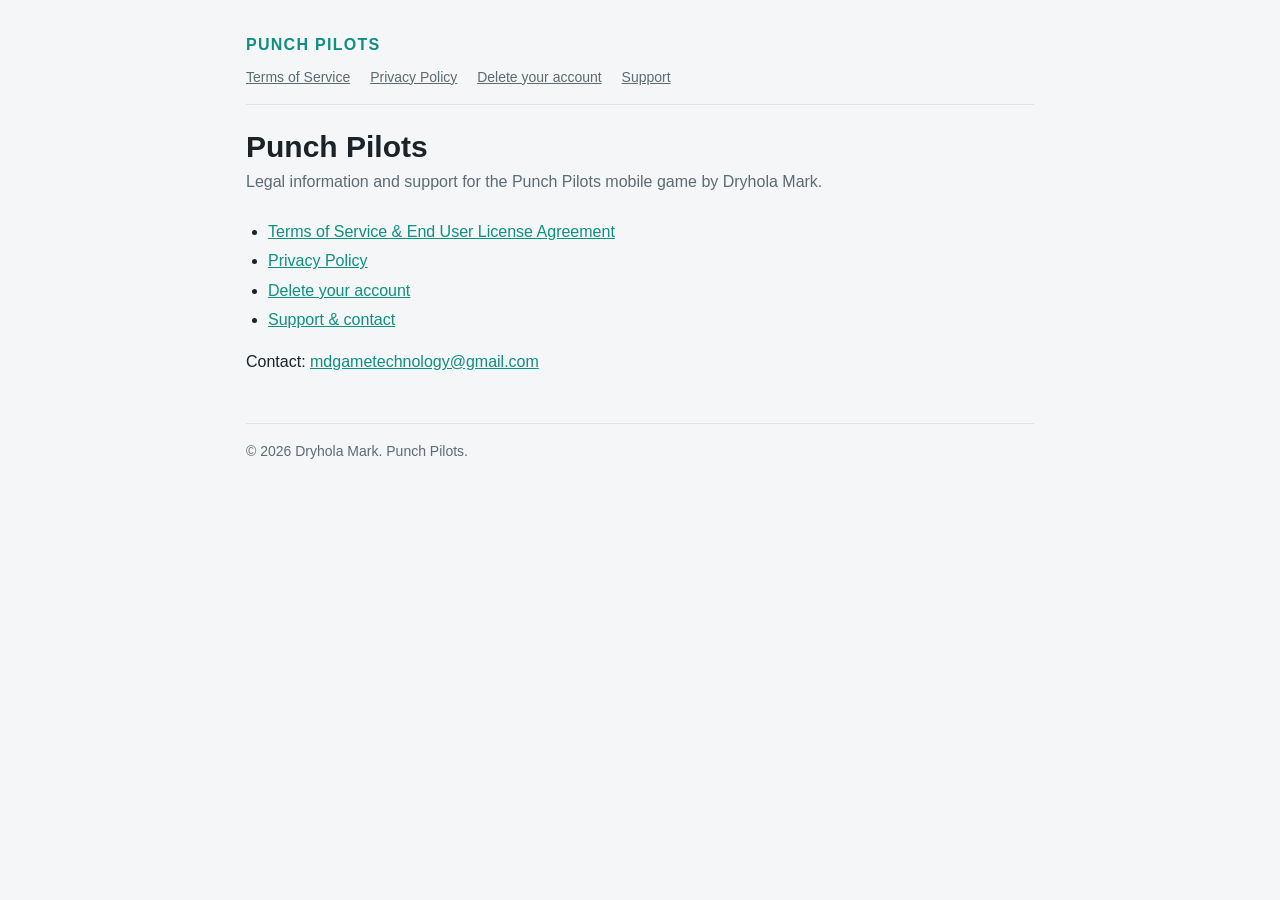
<file: index.html>
<!doctype html>
<html lang="en">
<head>
<meta charset="utf-8">
<meta name="viewport" content="width=device-width, initial-scale=1">
<title>Punch Pilots — Legal & Support</title>
<link rel="stylesheet" href="style.css">
</head>
<body>
<main>
<header class="top">
  <a class="brand" href="index.html">Punch Pilots</a>
  <nav class="links">
    <a href="terms.html">Terms of Service</a>
    <a href="privacy.html">Privacy Policy</a>
    <a href="delete-account.html">Delete your account</a>
    <a href="support.html">Support</a>
  </nav>
</header>

<h1>Punch Pilots</h1>
<p class="updated">Legal information and support for the Punch Pilots mobile game by Dryhola Mark.</p>
<ul>
  <li><a href="terms.html">Terms of Service &amp; End User License Agreement</a></li>
  <li><a href="privacy.html">Privacy Policy</a></li>
  <li><a href="delete-account.html">Delete your account</a></li>
  <li><a href="support.html">Support &amp; contact</a></li>
</ul>
<p>Contact: <a href="mailto:mdgametechnology@gmail.com">mdgametechnology@gmail.com</a></p>

<footer>© 2026 Dryhola Mark. Punch Pilots.</footer>
</main>
</body>
</html>
</file>
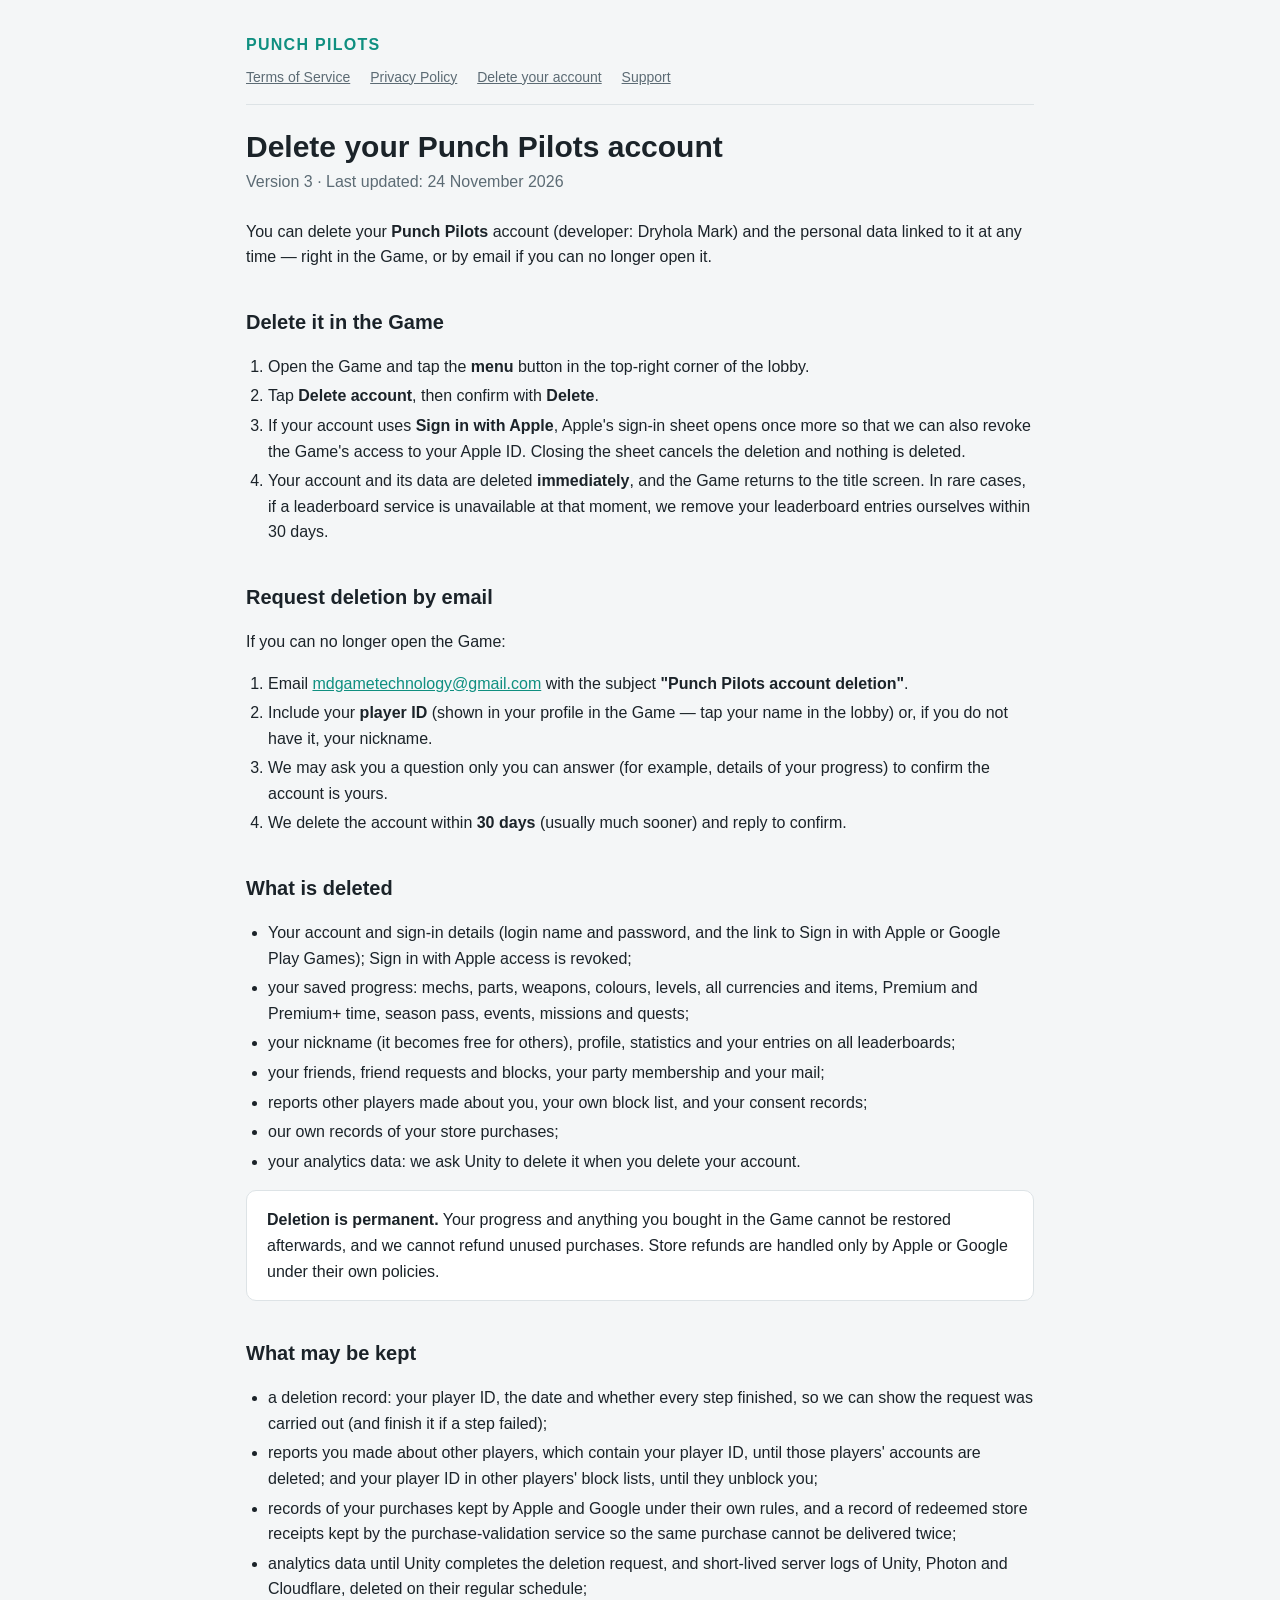
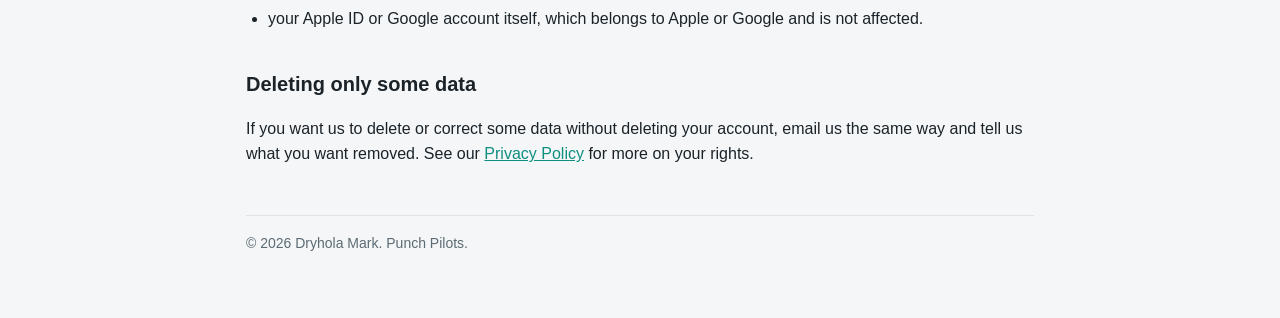
<file: delete-account.html>
<!doctype html>
<html lang="en">
<head>
<meta charset="utf-8">
<meta name="viewport" content="width=device-width, initial-scale=1">
<title>Punch Pilots — Delete your account</title>
<link rel="stylesheet" href="style.css">
</head>
<body>
<main>
<header class="top">
  <a class="brand" href="index.html">Punch Pilots</a>
  <nav class="links">
    <a href="terms.html">Terms of Service</a>
    <a href="privacy.html">Privacy Policy</a>
    <a href="delete-account.html">Delete your account</a>
    <a href="support.html">Support</a>
  </nav>
</header>

<h1>Delete your Punch Pilots account</h1>
<p class="updated">Version 3 · Last updated: 24 November 2026</p>

<p>You can delete your <b>Punch Pilots</b> account (developer: Dryhola Mark) and the personal data linked to it at any time — right in the Game, or by email if you can no longer open it.</p>

<h2>Delete it in the Game</h2>
<ol>
  <li>Open the Game and tap the <b>menu</b> button in the top-right corner of the lobby.</li>
  <li>Tap <b>Delete account</b>, then confirm with <b>Delete</b>.</li>
  <li>If your account uses <b>Sign in with Apple</b>, Apple's sign-in sheet opens once more so that we can also revoke the Game's access to your Apple ID. Closing the sheet cancels the deletion and nothing is deleted.</li>
  <li>Your account and its data are deleted <b>immediately</b>, and the Game returns to the title screen. In rare cases, if a leaderboard service is unavailable at that moment, we remove your leaderboard entries ourselves within 30 days.</li>
</ol>

<h2>Request deletion by email</h2>
<p>If you can no longer open the Game:</p>
<ol>
  <li>Email <a href="mailto:mdgametechnology@gmail.com?subject=Punch%20Pilots%20account%20deletion">mdgametechnology@gmail.com</a> with the subject <b>"Punch Pilots account deletion"</b>.</li>
  <li>Include your <b>player ID</b> (shown in your profile in the Game — tap your name in the lobby) or, if you do not have it, your nickname.</li>
  <li>We may ask you a question only you can answer (for example, details of your progress) to confirm the account is yours.</li>
  <li>We delete the account within <b>30 days</b> (usually much sooner) and reply to confirm.</li>
</ol>

<h2>What is deleted</h2>
<ul>
  <li>Your account and sign-in details (login name and password, and the link to Sign in with Apple or Google Play Games); Sign in with Apple access is revoked;</li>
  <li>your saved progress: mechs, parts, weapons, colours, levels, all currencies and items, Premium and Premium+ time, season pass, events, missions and quests;</li>
  <li>your nickname (it becomes free for others), profile, statistics and your entries on all leaderboards;</li>
  <li>your friends, friend requests and blocks, your party membership and your mail;</li>
  <li>reports other players made about you, your own block list, and your consent records;</li>
  <li>our own records of your store purchases;</li>
  <li>your analytics data: we ask Unity to delete it when you delete your account.</li>
</ul>
<p class="card"><b>Deletion is permanent.</b> Your progress and anything you bought in the Game cannot be restored afterwards, and we cannot refund unused purchases. Store refunds are handled only by Apple or Google under their own policies.</p>

<h2>What may be kept</h2>
<ul>
  <li>a deletion record: your player ID, the date and whether every step finished, so we can show the request was carried out (and finish it if a step failed);</li>
  <li>reports you made about other players, which contain your player ID, until those players' accounts are deleted; and your player ID in other players' block lists, until they unblock you;</li>
  <li>records of your purchases kept by Apple and Google under their own rules, and a record of redeemed store receipts kept by the purchase-validation service so the same purchase cannot be delivered twice;</li>
  <li>analytics data until Unity completes the deletion request, and short-lived server logs of Unity, Photon and Cloudflare, deleted on their regular schedule;</li>
  <li>your Apple ID or Google account itself, which belongs to Apple or Google and is not affected.</li>
</ul>

<h2>Deleting only some data</h2>
<p>If you want us to delete or correct some data without deleting your account, email us the same way and tell us what you want removed. See our <a href="privacy.html">Privacy Policy</a> for more on your rights.</p>

<footer>© 2026 Dryhola Mark. Punch Pilots.</footer>
</main>
</body>
</html>
</file>
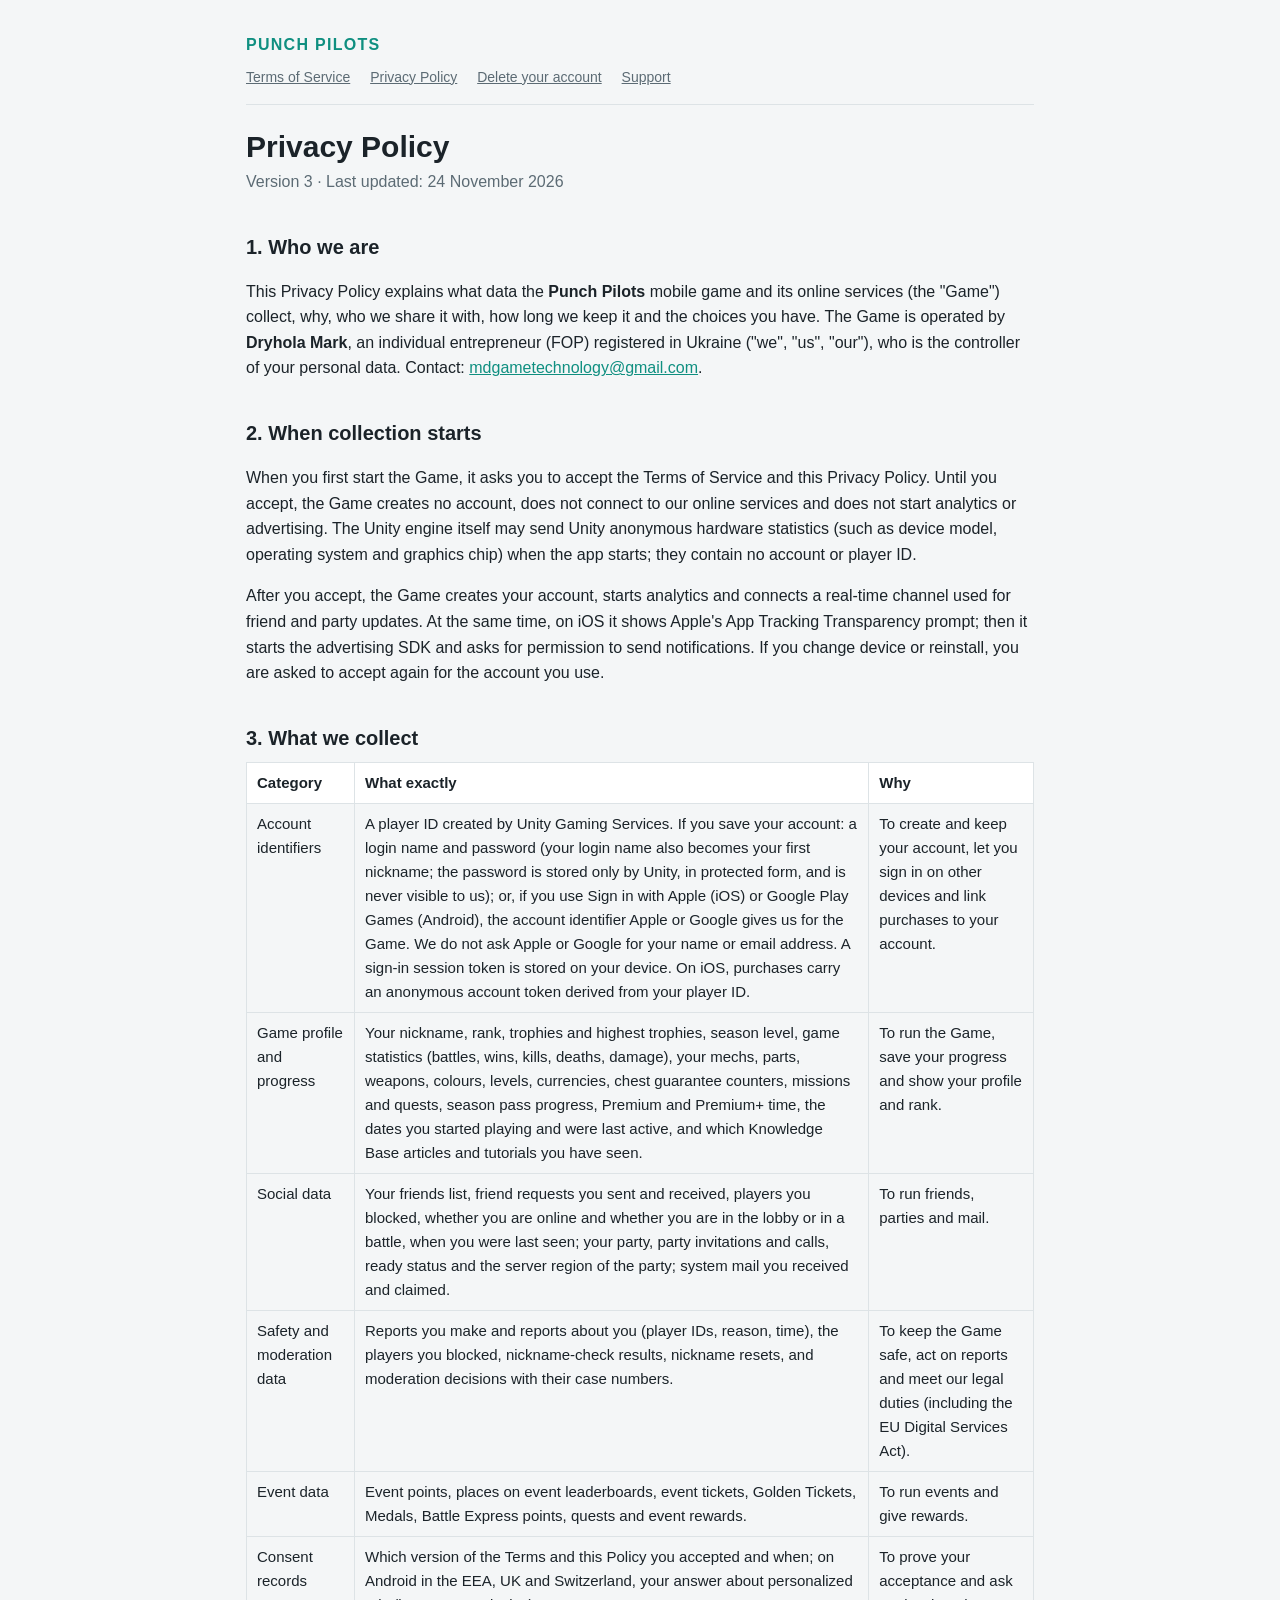
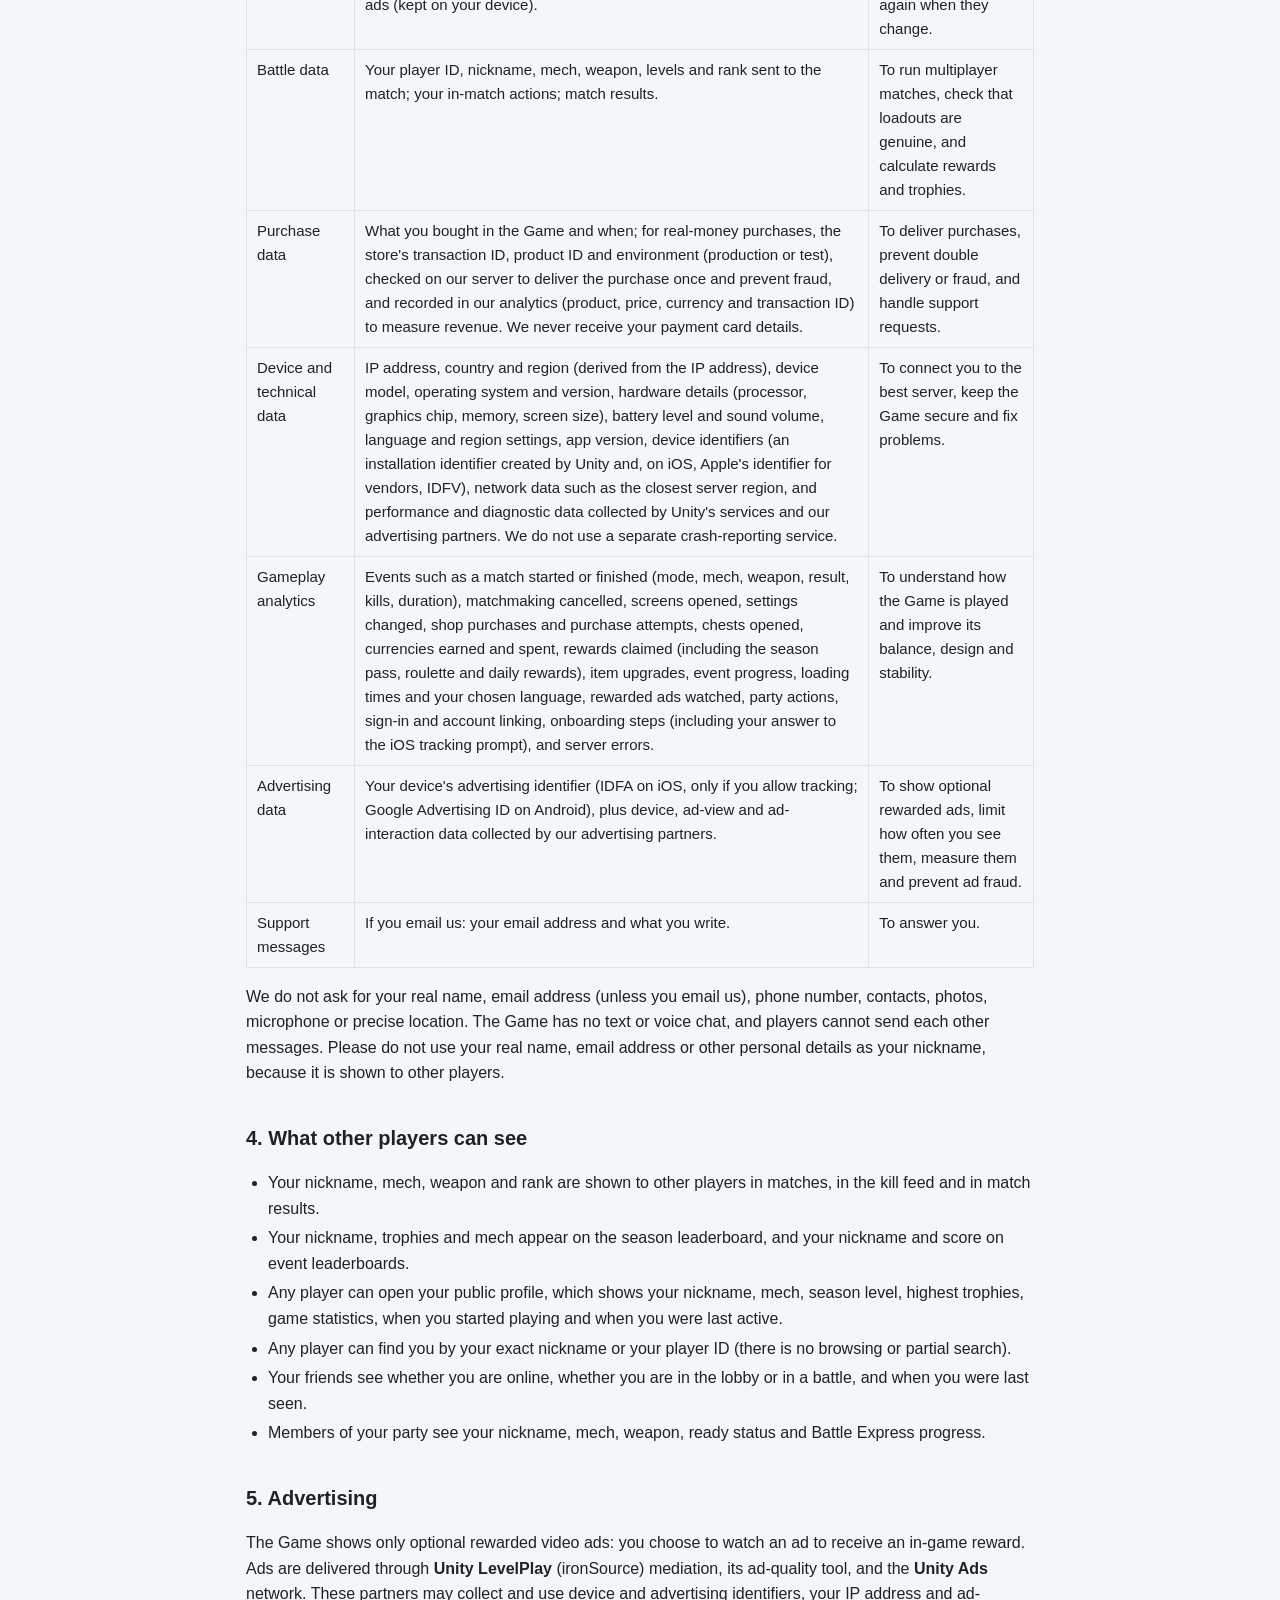
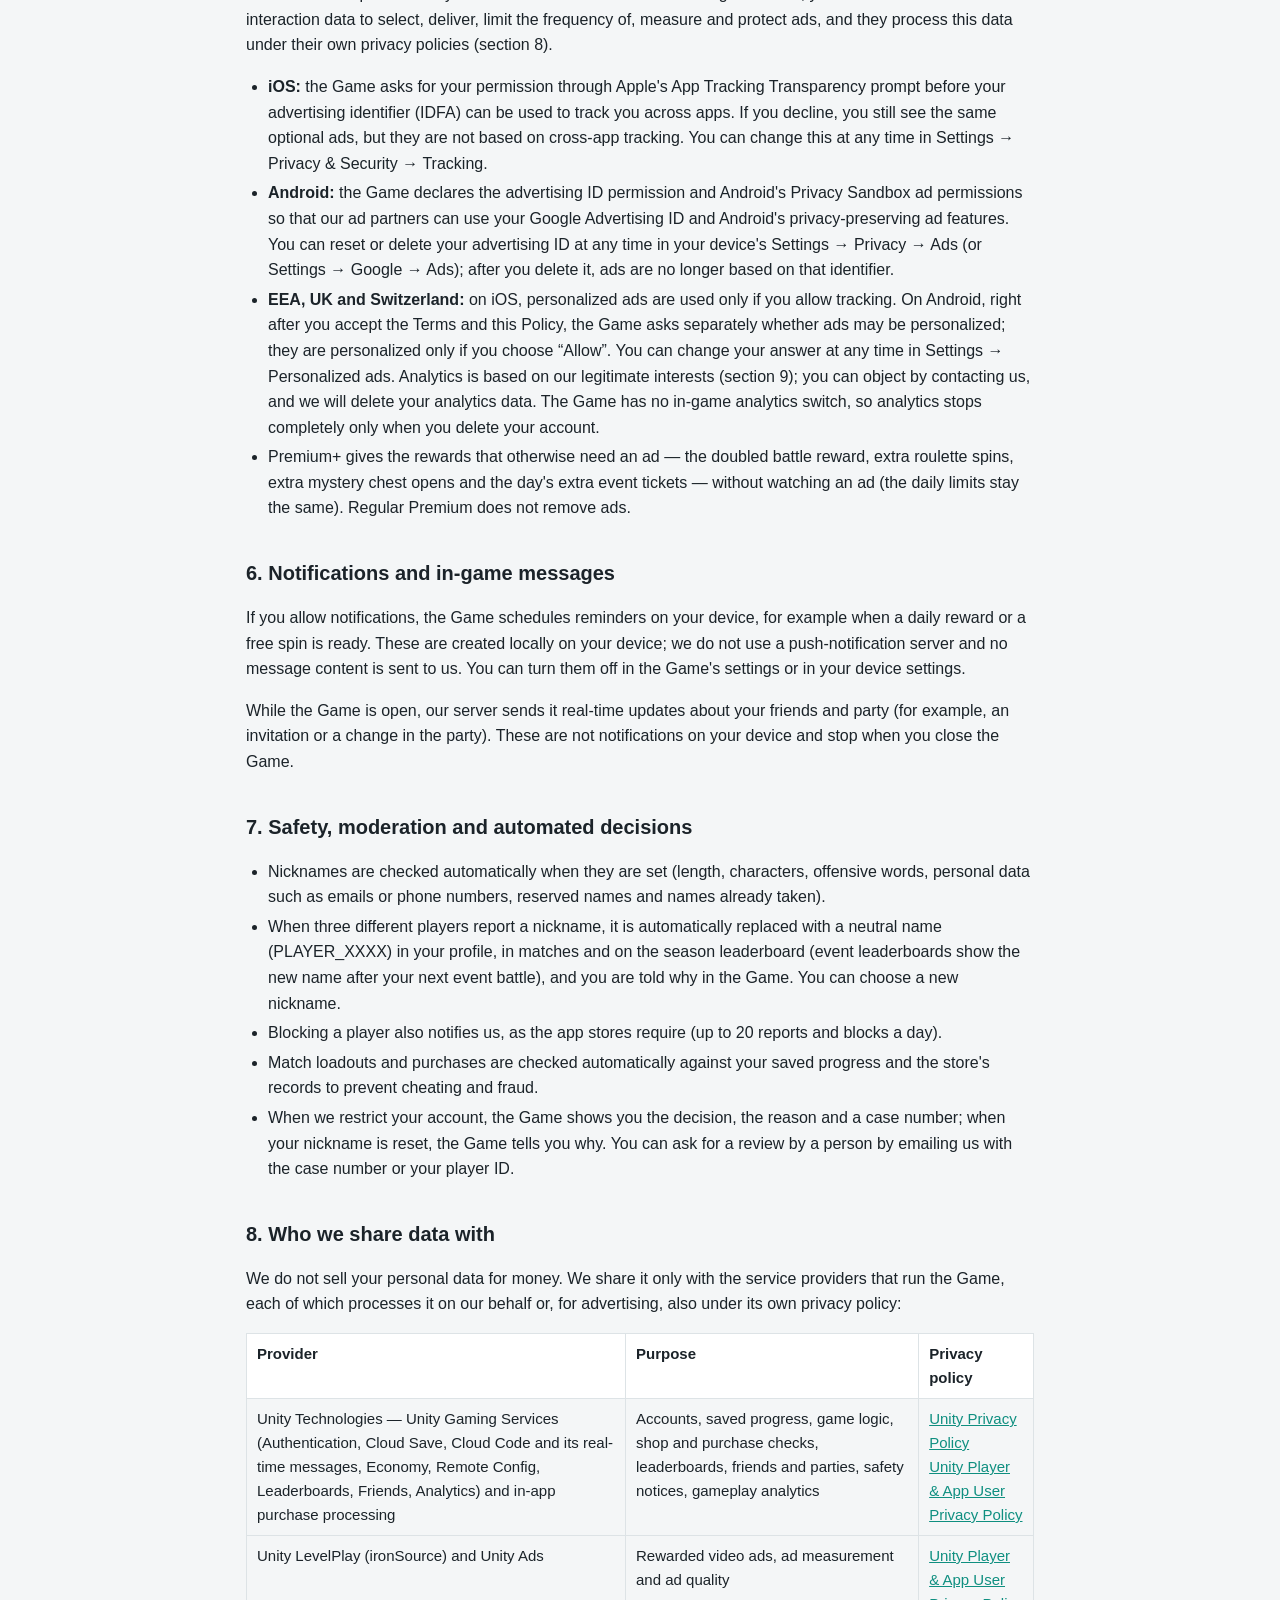
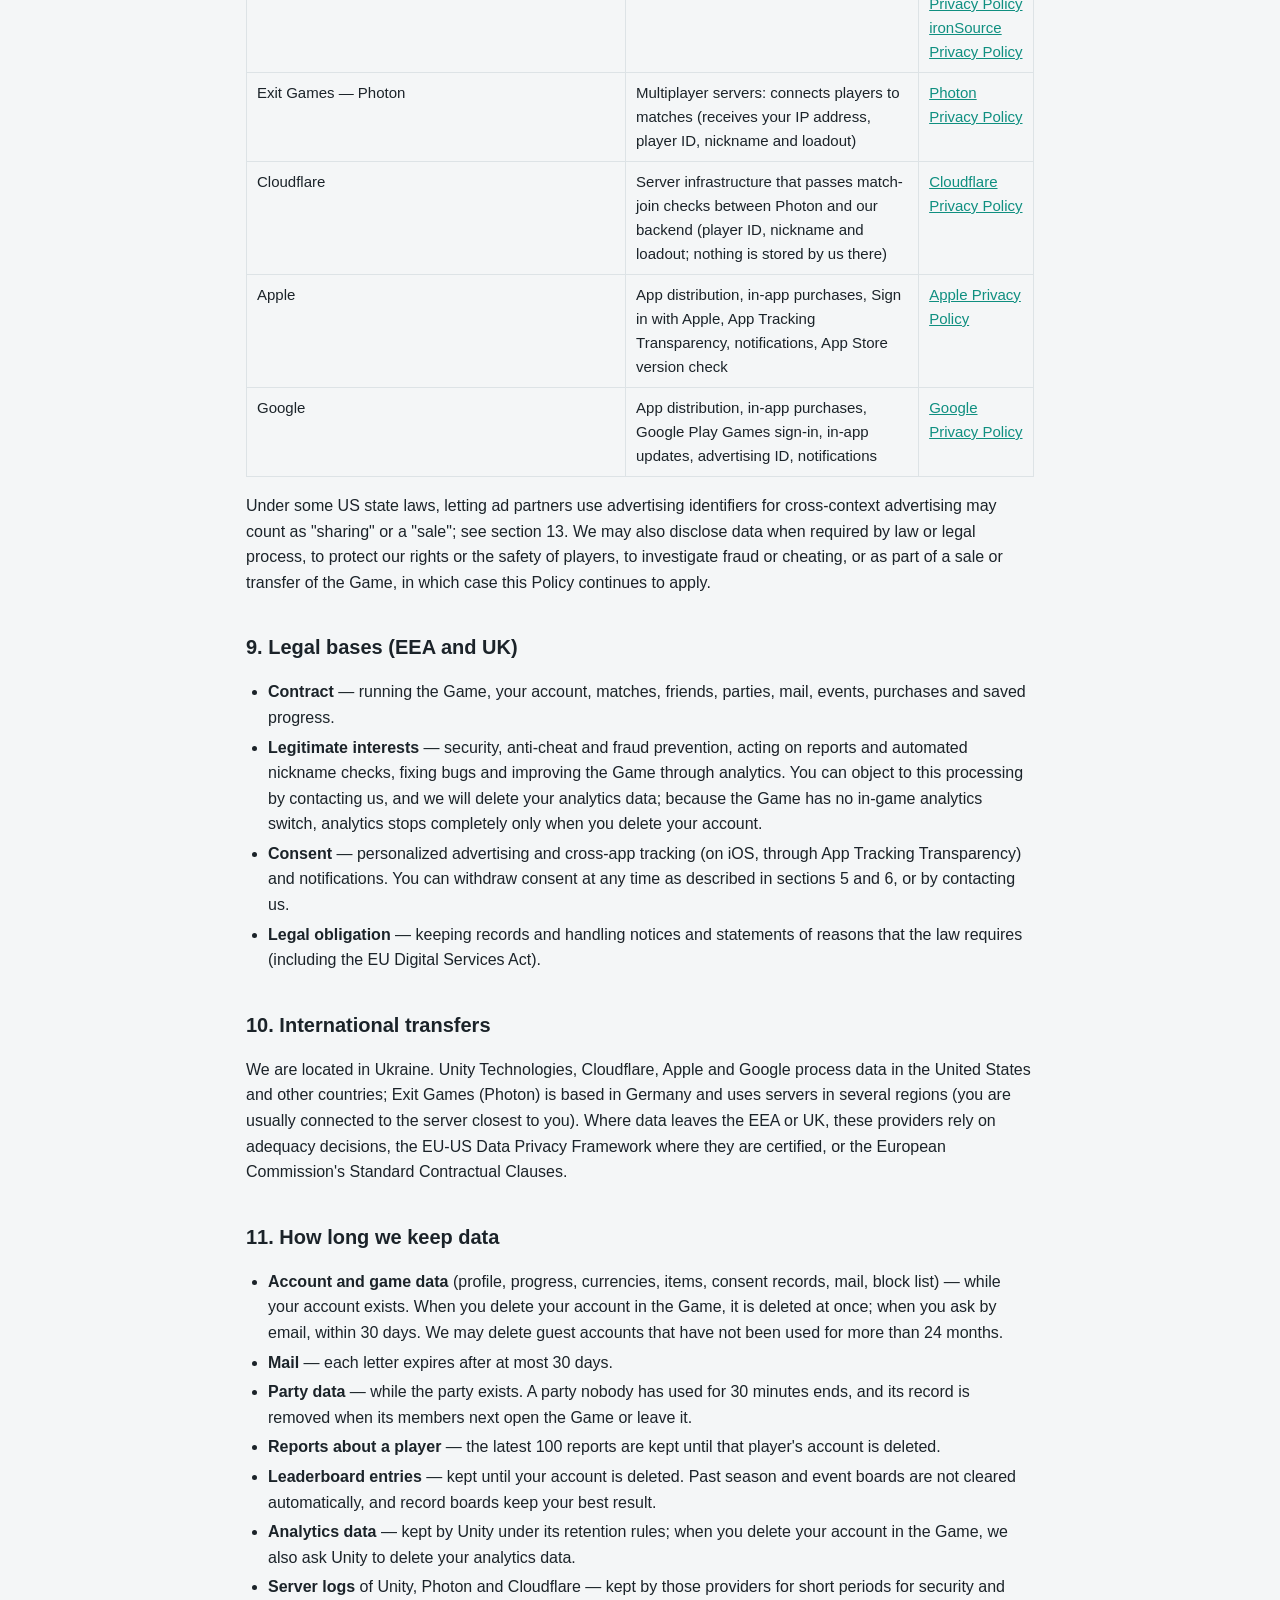
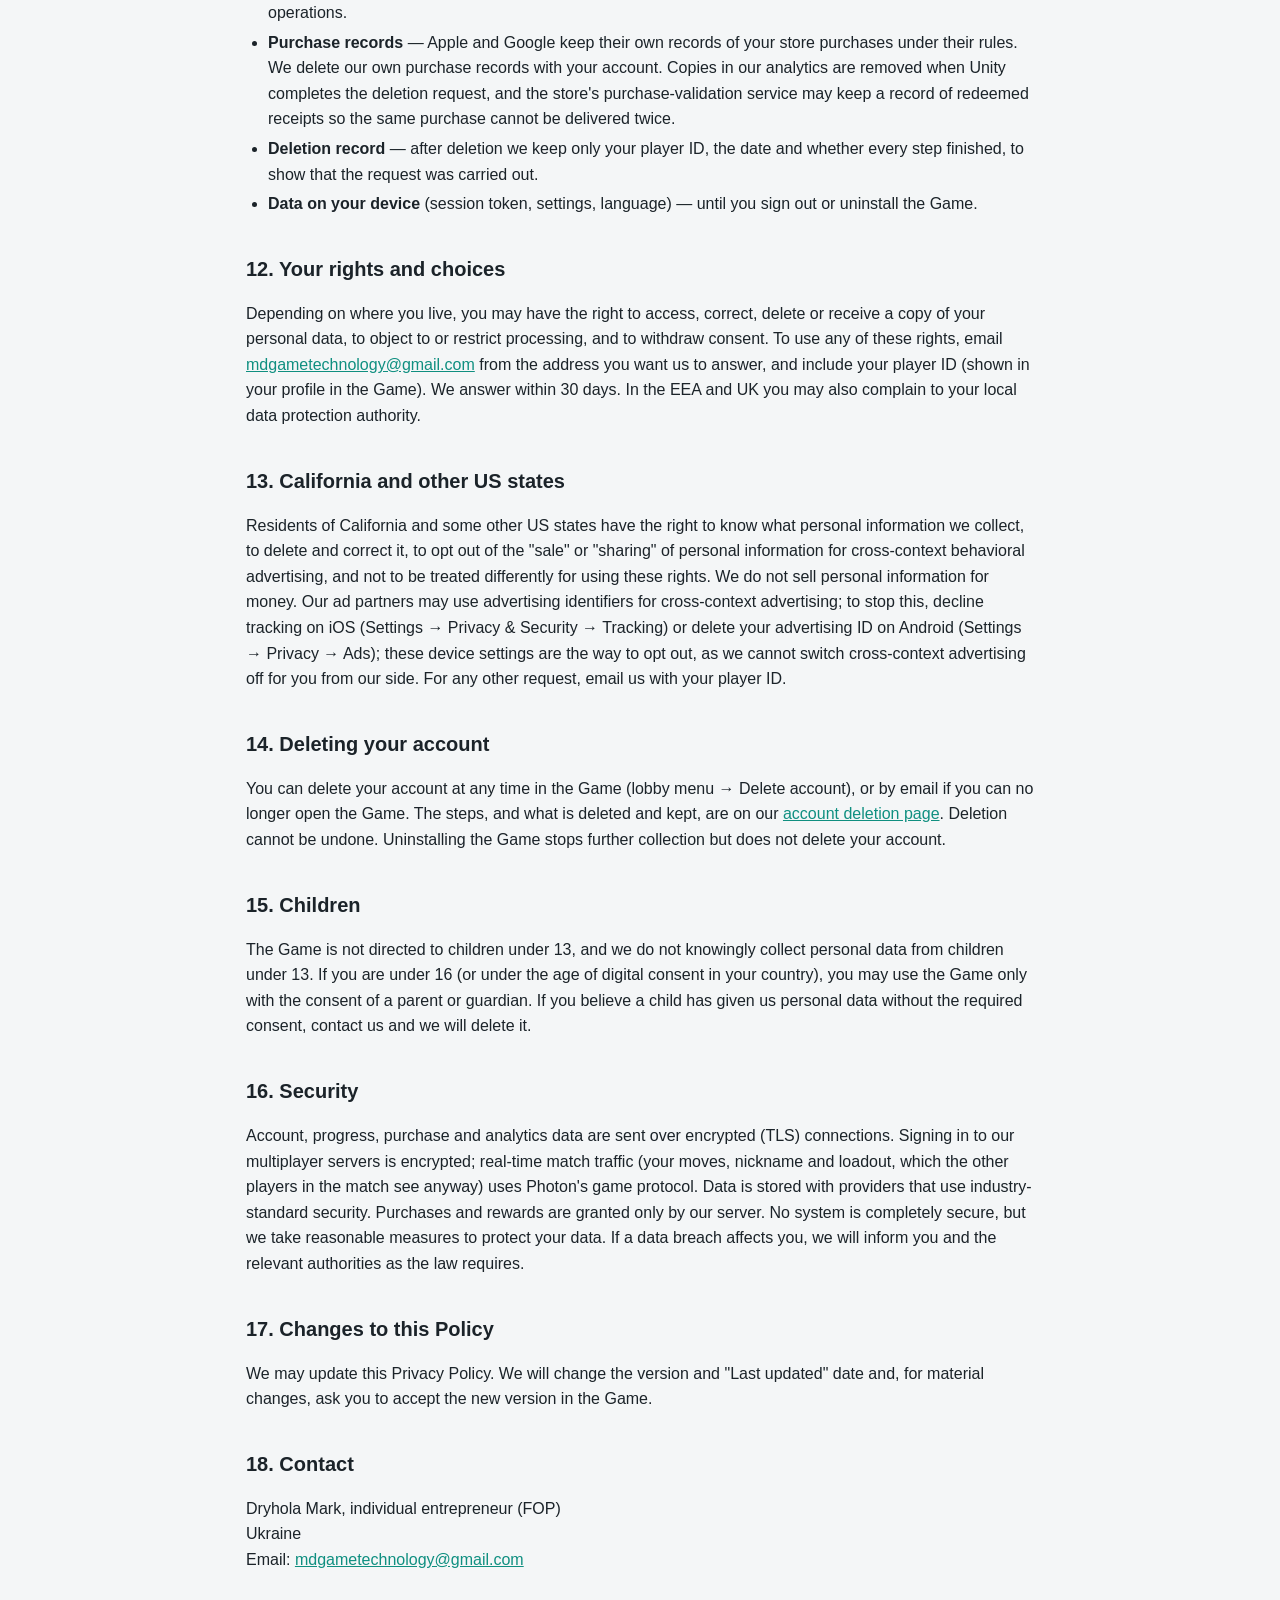
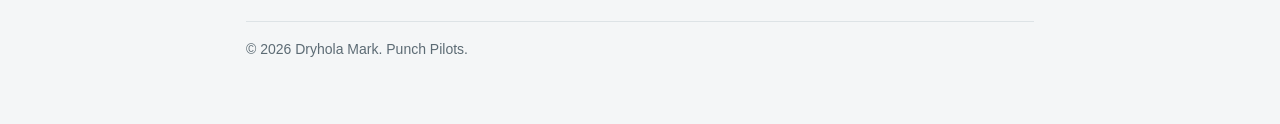
<file: privacy.html>
<!doctype html>
<html lang="en">
<head>
<meta charset="utf-8">
<meta name="viewport" content="width=device-width, initial-scale=1">
<title>Punch Pilots — Privacy Policy</title>
<link rel="stylesheet" href="style.css">
</head>
<body>
<main>
<header class="top">
  <a class="brand" href="index.html">Punch Pilots</a>
  <nav class="links">
    <a href="terms.html">Terms of Service</a>
    <a href="privacy.html">Privacy Policy</a>
    <a href="delete-account.html">Delete your account</a>
    <a href="support.html">Support</a>
  </nav>
</header>

<h1>Privacy Policy</h1>
<p class="updated">Version 3 · Last updated: 24 November 2026</p>

<h2>1. Who we are</h2>
<p>This Privacy Policy explains what data the <b>Punch Pilots</b> mobile game and its online services (the "Game") collect, why, who we share it with, how long we keep it and the choices you have. The Game is operated by <b>Dryhola Mark</b>, an individual entrepreneur (FOP) registered in Ukraine ("we", "us", "our"), who is the controller of your personal data. Contact: <a href="mailto:mdgametechnology@gmail.com">mdgametechnology@gmail.com</a>.</p>

<h2>2. When collection starts</h2>
<p>When you first start the Game, it asks you to accept the Terms of Service and this Privacy Policy. Until you accept, the Game creates no account, does not connect to our online services and does not start analytics or advertising. The Unity engine itself may send Unity anonymous hardware statistics (such as device model, operating system and graphics chip) when the app starts; they contain no account or player ID.</p>
<p>After you accept, the Game creates your account, starts analytics and connects a real-time channel used for friend and party updates. At the same time, on iOS it shows Apple's App Tracking Transparency prompt; then it starts the advertising SDK and asks for permission to send notifications. If you change device or reinstall, you are asked to accept again for the account you use.</p>

<h2>3. What we collect</h2>
<div class="table-wrap">
<table>
<tr><th>Category</th><th>What exactly</th><th>Why</th></tr>
<tr><td>Account identifiers</td><td>A player ID created by Unity Gaming Services. If you save your account: a login name and password (your login name also becomes your first nickname; the password is stored only by Unity, in protected form, and is never visible to us); or, if you use Sign in with Apple (iOS) or Google Play Games (Android), the account identifier Apple or Google gives us for the Game. We do not ask Apple or Google for your name or email address. A sign-in session token is stored on your device. On iOS, purchases carry an anonymous account token derived from your player ID.</td><td>To create and keep your account, let you sign in on other devices and link purchases to your account.</td></tr>
<tr><td>Game profile and progress</td><td>Your nickname, rank, trophies and highest trophies, season level, game statistics (battles, wins, kills, deaths, damage), your mechs, parts, weapons, colours, levels, currencies, chest guarantee counters, missions and quests, season pass progress, Premium and Premium+ time, the dates you started playing and were last active, and which Knowledge Base articles and tutorials you have seen.</td><td>To run the Game, save your progress and show your profile and rank.</td></tr>
<tr><td>Social data</td><td>Your friends list, friend requests you sent and received, players you blocked, whether you are online and whether you are in the lobby or in a battle, when you were last seen; your party, party invitations and calls, ready status and the server region of the party; system mail you received and claimed.</td><td>To run friends, parties and mail.</td></tr>
<tr><td>Safety and moderation data</td><td>Reports you make and reports about you (player IDs, reason, time), the players you blocked, nickname-check results, nickname resets, and moderation decisions with their case numbers.</td><td>To keep the Game safe, act on reports and meet our legal duties (including the EU Digital Services Act).</td></tr>
<tr><td>Event data</td><td>Event points, places on event leaderboards, event tickets, Golden Tickets, Medals, Battle Express points, quests and event rewards.</td><td>To run events and give rewards.</td></tr>
<tr><td>Consent records</td><td>Which version of the Terms and this Policy you accepted and when; on Android in the EEA, UK and Switzerland, your answer about personalized ads (kept on your device).</td><td>To prove your acceptance and ask again when they change.</td></tr>
<tr><td>Battle data</td><td>Your player ID, nickname, mech, weapon, levels and rank sent to the match; your in-match actions; match results.</td><td>To run multiplayer matches, check that loadouts are genuine, and calculate rewards and trophies.</td></tr>
<tr><td>Purchase data</td><td>What you bought in the Game and when; for real-money purchases, the store's transaction ID, product ID and environment (production or test), checked on our server to deliver the purchase once and prevent fraud, and recorded in our analytics (product, price, currency and transaction ID) to measure revenue. We never receive your payment card details.</td><td>To deliver purchases, prevent double delivery or fraud, and handle support requests.</td></tr>
<tr><td>Device and technical data</td><td>IP address, country and region (derived from the IP address), device model, operating system and version, hardware details (processor, graphics chip, memory, screen size), battery level and sound volume, language and region settings, app version, device identifiers (an installation identifier created by Unity and, on iOS, Apple's identifier for vendors, IDFV), network data such as the closest server region, and performance and diagnostic data collected by Unity's services and our advertising partners. We do not use a separate crash-reporting service.</td><td>To connect you to the best server, keep the Game secure and fix problems.</td></tr>
<tr><td>Gameplay analytics</td><td>Events such as a match started or finished (mode, mech, weapon, result, kills, duration), matchmaking cancelled, screens opened, settings changed, shop purchases and purchase attempts, chests opened, currencies earned and spent, rewards claimed (including the season pass, roulette and daily rewards), item upgrades, event progress, loading times and your chosen language, rewarded ads watched, party actions, sign-in and account linking, onboarding steps (including your answer to the iOS tracking prompt), and server errors.</td><td>To understand how the Game is played and improve its balance, design and stability.</td></tr>
<tr><td>Advertising data</td><td>Your device's advertising identifier (IDFA on iOS, only if you allow tracking; Google Advertising ID on Android), plus device, ad-view and ad-interaction data collected by our advertising partners.</td><td>To show optional rewarded ads, limit how often you see them, measure them and prevent ad fraud.</td></tr>
<tr><td>Support messages</td><td>If you email us: your email address and what you write.</td><td>To answer you.</td></tr>
</table>
</div>
<p>We do not ask for your real name, email address (unless you email us), phone number, contacts, photos, microphone or precise location. The Game has no text or voice chat, and players cannot send each other messages. Please do not use your real name, email address or other personal details as your nickname, because it is shown to other players.</p>

<h2>4. What other players can see</h2>
<ul>
  <li>Your nickname, mech, weapon and rank are shown to other players in matches, in the kill feed and in match results.</li>
  <li>Your nickname, trophies and mech appear on the season leaderboard, and your nickname and score on event leaderboards.</li>
  <li>Any player can open your public profile, which shows your nickname, mech, season level, highest trophies, game statistics, when you started playing and when you were last active.</li>
  <li>Any player can find you by your exact nickname or your player ID (there is no browsing or partial search).</li>
  <li>Your friends see whether you are online, whether you are in the lobby or in a battle, and when you were last seen.</li>
  <li>Members of your party see your nickname, mech, weapon, ready status and Battle Express progress.</li>
</ul>

<h2>5. Advertising</h2>
<p>The Game shows only optional rewarded video ads: you choose to watch an ad to receive an in-game reward. Ads are delivered through <b>Unity LevelPlay</b> (ironSource) mediation, its ad-quality tool, and the <b>Unity Ads</b> network. These partners may collect and use device and advertising identifiers, your IP address and ad-interaction data to select, deliver, limit the frequency of, measure and protect ads, and they process this data under their own privacy policies (section 8).</p>
<ul>
  <li><b>iOS:</b> the Game asks for your permission through Apple's App Tracking Transparency prompt before your advertising identifier (IDFA) can be used to track you across apps. If you decline, you still see the same optional ads, but they are not based on cross-app tracking. You can change this at any time in Settings → Privacy &amp; Security → Tracking.</li>
  <li><b>Android:</b> the Game declares the advertising ID permission and Android's Privacy Sandbox ad permissions so that our ad partners can use your Google Advertising ID and Android's privacy-preserving ad features. You can reset or delete your advertising ID at any time in your device's Settings → Privacy → Ads (or Settings → Google → Ads); after you delete it, ads are no longer based on that identifier.</li>
  <li><b>EEA, UK and Switzerland:</b> on iOS, personalized ads are used only if you allow tracking. On Android, right after you accept the Terms and this Policy, the Game asks separately whether ads may be personalized; they are personalized only if you choose “Allow”. You can change your answer at any time in Settings → Personalized ads. Analytics is based on our legitimate interests (section 9); you can object by contacting us, and we will delete your analytics data. The Game has no in-game analytics switch, so analytics stops completely only when you delete your account.</li>
  <li>Premium+ gives the rewards that otherwise need an ad — the doubled battle reward, extra roulette spins, extra mystery chest opens and the day's extra event tickets — without watching an ad (the daily limits stay the same). Regular Premium does not remove ads.</li>
</ul>

<h2>6. Notifications and in-game messages</h2>
<p>If you allow notifications, the Game schedules reminders on your device, for example when a daily reward or a free spin is ready. These are created locally on your device; we do not use a push-notification server and no message content is sent to us. You can turn them off in the Game's settings or in your device settings.</p>
<p>While the Game is open, our server sends it real-time updates about your friends and party (for example, an invitation or a change in the party). These are not notifications on your device and stop when you close the Game.</p>

<h2>7. Safety, moderation and automated decisions</h2>
<ul>
  <li>Nicknames are checked automatically when they are set (length, characters, offensive words, personal data such as emails or phone numbers, reserved names and names already taken).</li>
  <li>When three different players report a nickname, it is automatically replaced with a neutral name (PLAYER_XXXX) in your profile, in matches and on the season leaderboard (event leaderboards show the new name after your next event battle), and you are told why in the Game. You can choose a new nickname.</li>
  <li>Blocking a player also notifies us, as the app stores require (up to 20 reports and blocks a day).</li>
  <li>Match loadouts and purchases are checked automatically against your saved progress and the store's records to prevent cheating and fraud.</li>
  <li>When we restrict your account, the Game shows you the decision, the reason and a case number; when your nickname is reset, the Game tells you why. You can ask for a review by a person by emailing us with the case number or your player ID.</li>
</ul>

<h2>8. Who we share data with</h2>
<p>We do not sell your personal data for money. We share it only with the service providers that run the Game, each of which processes it on our behalf or, for advertising, also under its own privacy policy:</p>
<div class="table-wrap">
<table>
<tr><th>Provider</th><th>Purpose</th><th>Privacy policy</th></tr>
<tr><td>Unity Technologies — Unity Gaming Services (Authentication, Cloud Save, Cloud Code and its real-time messages, Economy, Remote Config, Leaderboards, Friends, Analytics) and in-app purchase processing</td><td>Accounts, saved progress, game logic, shop and purchase checks, leaderboards, friends and parties, safety notices, gameplay analytics</td><td><a href="https://unity.com/legal/privacy-policy">Unity Privacy Policy</a><br><a href="https://unity.com/legal/game-player-and-app-user-privacy-policy">Unity Player &amp; App User Privacy Policy</a></td></tr>
<tr><td>Unity LevelPlay (ironSource) and Unity Ads</td><td>Rewarded video ads, ad measurement and ad quality</td><td><a href="https://unity.com/legal/game-player-and-app-user-privacy-policy">Unity Player &amp; App User Privacy Policy</a><br><a href="https://www.is.com/privacy-policy/">ironSource Privacy Policy</a></td></tr>
<tr><td>Exit Games — Photon</td><td>Multiplayer servers: connects players to matches (receives your IP address, player ID, nickname and loadout)</td><td><a href="https://www.photonengine.com/terms/privacyandcookiepolicy">Photon Privacy Policy</a></td></tr>
<tr><td>Cloudflare</td><td>Server infrastructure that passes match-join checks between Photon and our backend (player ID, nickname and loadout; nothing is stored by us there)</td><td><a href="https://www.cloudflare.com/privacypolicy/">Cloudflare Privacy Policy</a></td></tr>
<tr><td>Apple</td><td>App distribution, in-app purchases, Sign in with Apple, App Tracking Transparency, notifications, App Store version check</td><td><a href="https://www.apple.com/legal/privacy/">Apple Privacy Policy</a></td></tr>
<tr><td>Google</td><td>App distribution, in-app purchases, Google Play Games sign-in, in-app updates, advertising ID, notifications</td><td><a href="https://policies.google.com/privacy">Google Privacy Policy</a></td></tr>
</table>
</div>
<p>Under some US state laws, letting ad partners use advertising identifiers for cross-context advertising may count as "sharing" or a "sale"; see section 13. We may also disclose data when required by law or legal process, to protect our rights or the safety of players, to investigate fraud or cheating, or as part of a sale or transfer of the Game, in which case this Policy continues to apply.</p>

<h2>9. Legal bases (EEA and UK)</h2>
<ul>
  <li><b>Contract</b> — running the Game, your account, matches, friends, parties, mail, events, purchases and saved progress.</li>
  <li><b>Legitimate interests</b> — security, anti-cheat and fraud prevention, acting on reports and automated nickname checks, fixing bugs and improving the Game through analytics. You can object to this processing by contacting us, and we will delete your analytics data; because the Game has no in-game analytics switch, analytics stops completely only when you delete your account.</li>
  <li><b>Consent</b> — personalized advertising and cross-app tracking (on iOS, through App Tracking Transparency) and notifications. You can withdraw consent at any time as described in sections 5 and 6, or by contacting us.</li>
  <li><b>Legal obligation</b> — keeping records and handling notices and statements of reasons that the law requires (including the EU Digital Services Act).</li>
</ul>

<h2>10. International transfers</h2>
<p>We are located in Ukraine. Unity Technologies, Cloudflare, Apple and Google process data in the United States and other countries; Exit Games (Photon) is based in Germany and uses servers in several regions (you are usually connected to the server closest to you). Where data leaves the EEA or UK, these providers rely on adequacy decisions, the EU-US Data Privacy Framework where they are certified, or the European Commission's Standard Contractual Clauses.</p>

<h2>11. How long we keep data</h2>
<ul>
  <li><b>Account and game data</b> (profile, progress, currencies, items, consent records, mail, block list) — while your account exists. When you delete your account in the Game, it is deleted at once; when you ask by email, within 30 days. We may delete guest accounts that have not been used for more than 24 months.</li>
  <li><b>Mail</b> — each letter expires after at most 30 days.</li>
  <li><b>Party data</b> — while the party exists. A party nobody has used for 30 minutes ends, and its record is removed when its members next open the Game or leave it.</li>
  <li><b>Reports about a player</b> — the latest 100 reports are kept until that player's account is deleted.</li>
  <li><b>Leaderboard entries</b> — kept until your account is deleted. Past season and event boards are not cleared automatically, and record boards keep your best result.</li>
  <li><b>Analytics data</b> — kept by Unity under its retention rules; when you delete your account in the Game, we also ask Unity to delete your analytics data.</li>
  <li><b>Server logs</b> of Unity, Photon and Cloudflare — kept by those providers for short periods for security and operations.</li>
  <li><b>Purchase records</b> — Apple and Google keep their own records of your store purchases under their rules. We delete our own purchase records with your account. Copies in our analytics are removed when Unity completes the deletion request, and the store's purchase-validation service may keep a record of redeemed receipts so the same purchase cannot be delivered twice.</li>
  <li><b>Deletion record</b> — after deletion we keep only your player ID, the date and whether every step finished, to show that the request was carried out.</li>
  <li><b>Data on your device</b> (session token, settings, language) — until you sign out or uninstall the Game.</li>
</ul>

<h2>12. Your rights and choices</h2>
<p>Depending on where you live, you may have the right to access, correct, delete or receive a copy of your personal data, to object to or restrict processing, and to withdraw consent. To use any of these rights, email <a href="mailto:mdgametechnology@gmail.com">mdgametechnology@gmail.com</a> from the address you want us to answer, and include your player ID (shown in your profile in the Game). We answer within 30 days. In the EEA and UK you may also complain to your local data protection authority.</p>

<h2>13. California and other US states</h2>
<p>Residents of California and some other US states have the right to know what personal information we collect, to delete and correct it, to opt out of the "sale" or "sharing" of personal information for cross-context behavioral advertising, and not to be treated differently for using these rights. We do not sell personal information for money. Our ad partners may use advertising identifiers for cross-context advertising; to stop this, decline tracking on iOS (Settings → Privacy &amp; Security → Tracking) or delete your advertising ID on Android (Settings → Privacy → Ads); these device settings are the way to opt out, as we cannot switch cross-context advertising off for you from our side. For any other request, email us with your player ID.</p>

<h2>14. Deleting your account</h2>
<p>You can delete your account at any time in the Game (lobby menu → Delete account), or by email if you can no longer open the Game. The steps, and what is deleted and kept, are on our <a href="delete-account.html">account deletion page</a>. Deletion cannot be undone. Uninstalling the Game stops further collection but does not delete your account.</p>

<h2>15. Children</h2>
<p>The Game is not directed to children under 13, and we do not knowingly collect personal data from children under 13. If you are under 16 (or under the age of digital consent in your country), you may use the Game only with the consent of a parent or guardian. If you believe a child has given us personal data without the required consent, contact us and we will delete it.</p>

<h2>16. Security</h2>
<p>Account, progress, purchase and analytics data are sent over encrypted (TLS) connections. Signing in to our multiplayer servers is encrypted; real-time match traffic (your moves, nickname and loadout, which the other players in the match see anyway) uses Photon's game protocol. Data is stored with providers that use industry-standard security. Purchases and rewards are granted only by our server. No system is completely secure, but we take reasonable measures to protect your data. If a data breach affects you, we will inform you and the relevant authorities as the law requires.</p>

<h2>17. Changes to this Policy</h2>
<p>We may update this Privacy Policy. We will change the version and "Last updated" date and, for material changes, ask you to accept the new version in the Game.</p>

<h2>18. Contact</h2>
<p>Dryhola Mark, individual entrepreneur (FOP)<br>
Ukraine<br>
Email: <a href="mailto:mdgametechnology@gmail.com">mdgametechnology@gmail.com</a><br>
</p>

<footer>© 2026 Dryhola Mark. Punch Pilots.</footer>
</main>
</body>
</html>
</file>
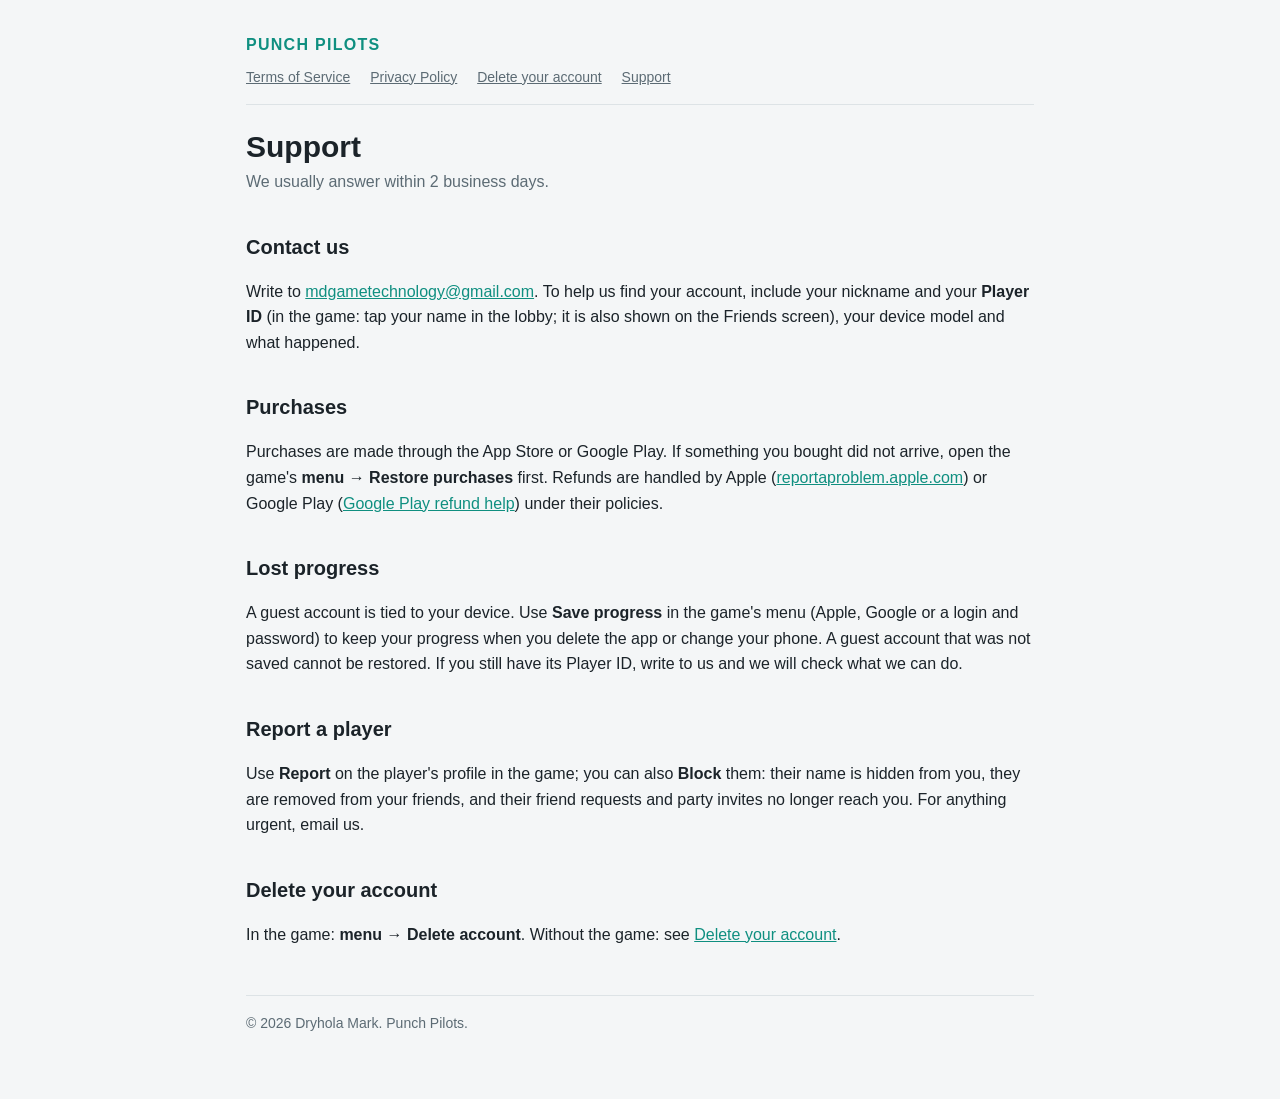
<file: support.html>
<!doctype html>
<html lang="en">
<head>
<meta charset="utf-8">
<meta name="viewport" content="width=device-width, initial-scale=1">
<title>Punch Pilots — Support</title>
<link rel="stylesheet" href="style.css">
</head>
<body>
<main>
<header class="top">
  <a class="brand" href="index.html">Punch Pilots</a>
  <nav class="links">
    <a href="terms.html">Terms of Service</a>
    <a href="privacy.html">Privacy Policy</a>
    <a href="delete-account.html">Delete your account</a>
    <a href="support.html">Support</a>
  </nav>
</header>

<h1>Support</h1>
<p class="updated">We usually answer within 2 business days.</p>

<h2>Contact us</h2>
<p>Write to <a href="mailto:mdgametechnology@gmail.com">mdgametechnology@gmail.com</a>. To help us find your account, include your nickname and your <b>Player ID</b> (in the game: tap your name in the lobby; it is also shown on the Friends screen), your device model and what happened.</p>

<h2>Purchases</h2>
<p>Purchases are made through the App Store or Google Play. If something you bought did not arrive, open the game's <b>menu → Restore purchases</b> first. Refunds are handled by Apple (<a href="https://reportaproblem.apple.com">reportaproblem.apple.com</a>) or Google Play (<a href="https://support.google.com/googleplay/answer/2479637">Google Play refund help</a>) under their policies.</p>

<h2>Lost progress</h2>
<p>A guest account is tied to your device. Use <b>Save progress</b> in the game's menu (Apple, Google or a login and password) to keep your progress when you delete the app or change your phone. A guest account that was not saved cannot be restored. If you still have its Player ID, write to us and we will check what we can do.</p>

<h2>Report a player</h2>
<p>Use <b>Report</b> on the player's profile in the game; you can also <b>Block</b> them: their name is hidden from you, they are removed from your friends, and their friend requests and party invites no longer reach you. For anything urgent, email us.</p>

<h2>Delete your account</h2>
<p>In the game: <b>menu → Delete account</b>. Without the game: see <a href="delete-account.html">Delete your account</a>.</p>

<footer>© 2026 Dryhola Mark. Punch Pilots.</footer>
</main>
</body>
</html>
</file>
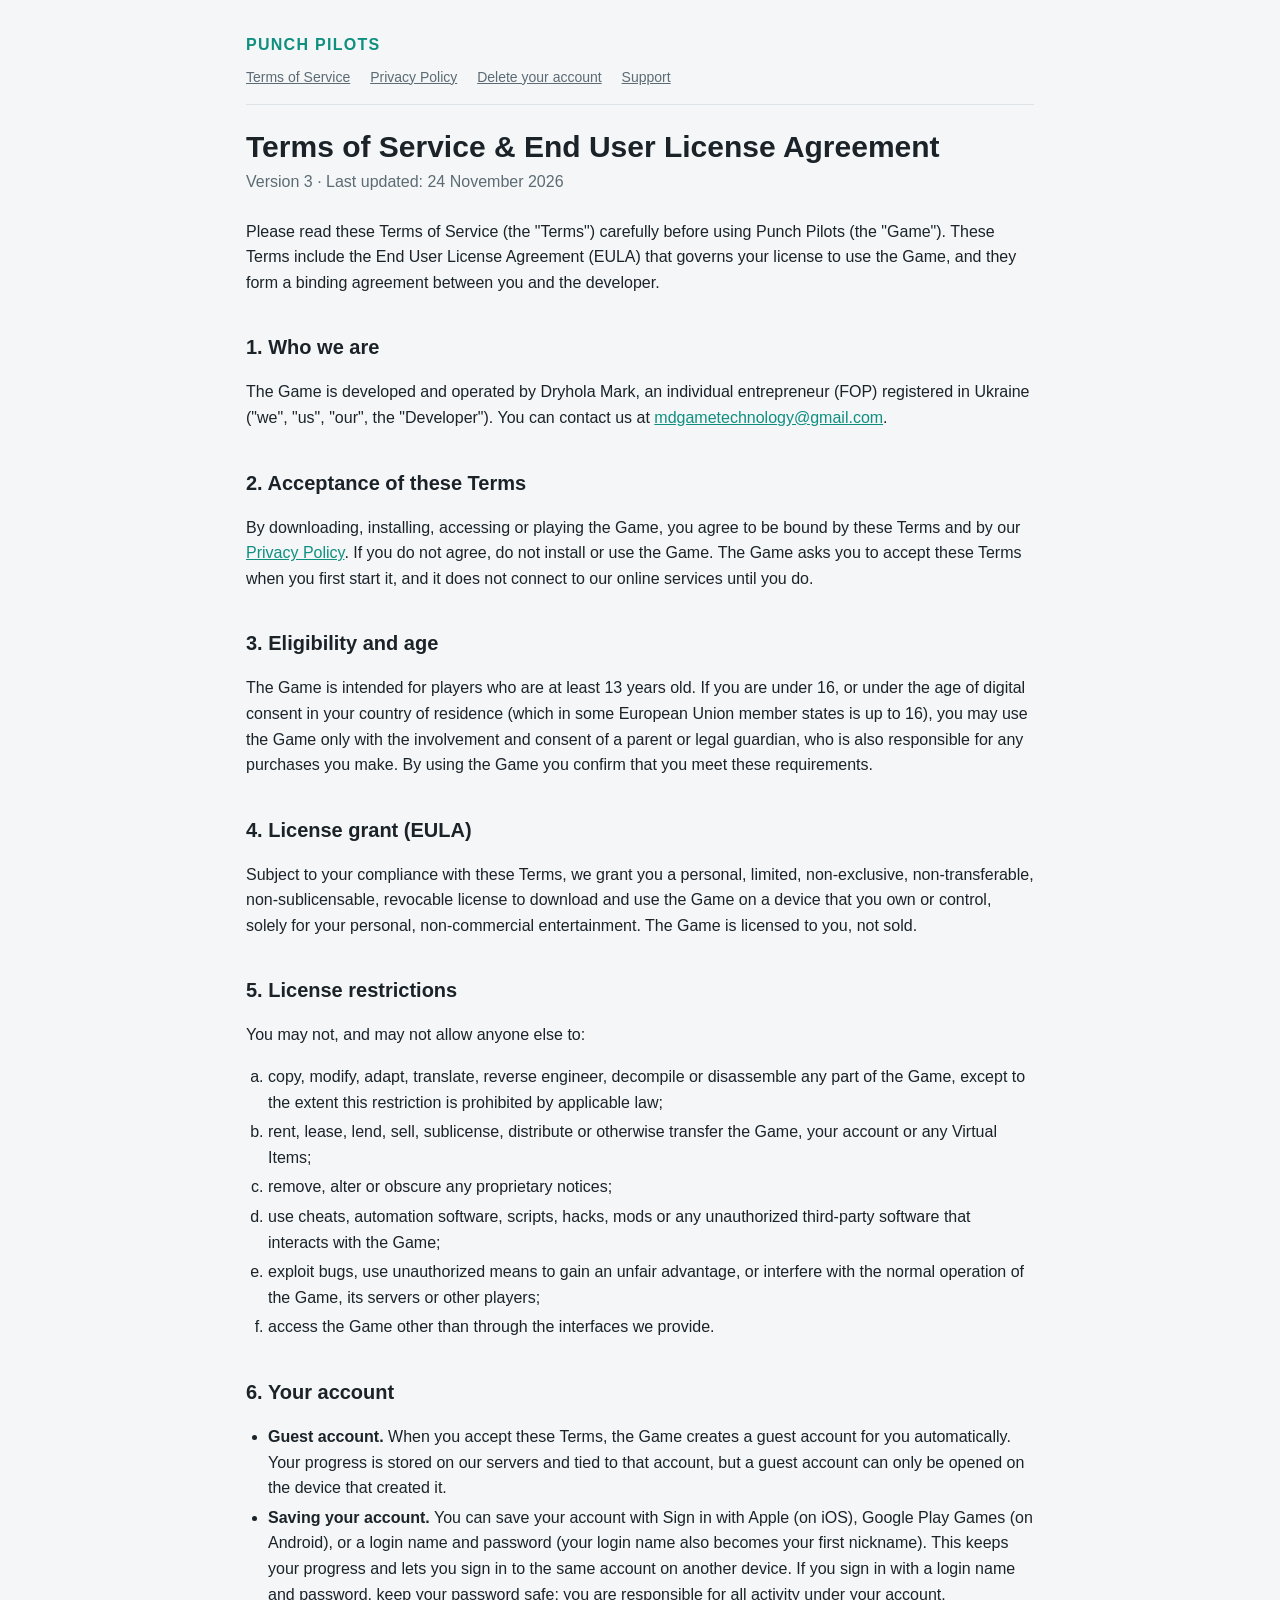
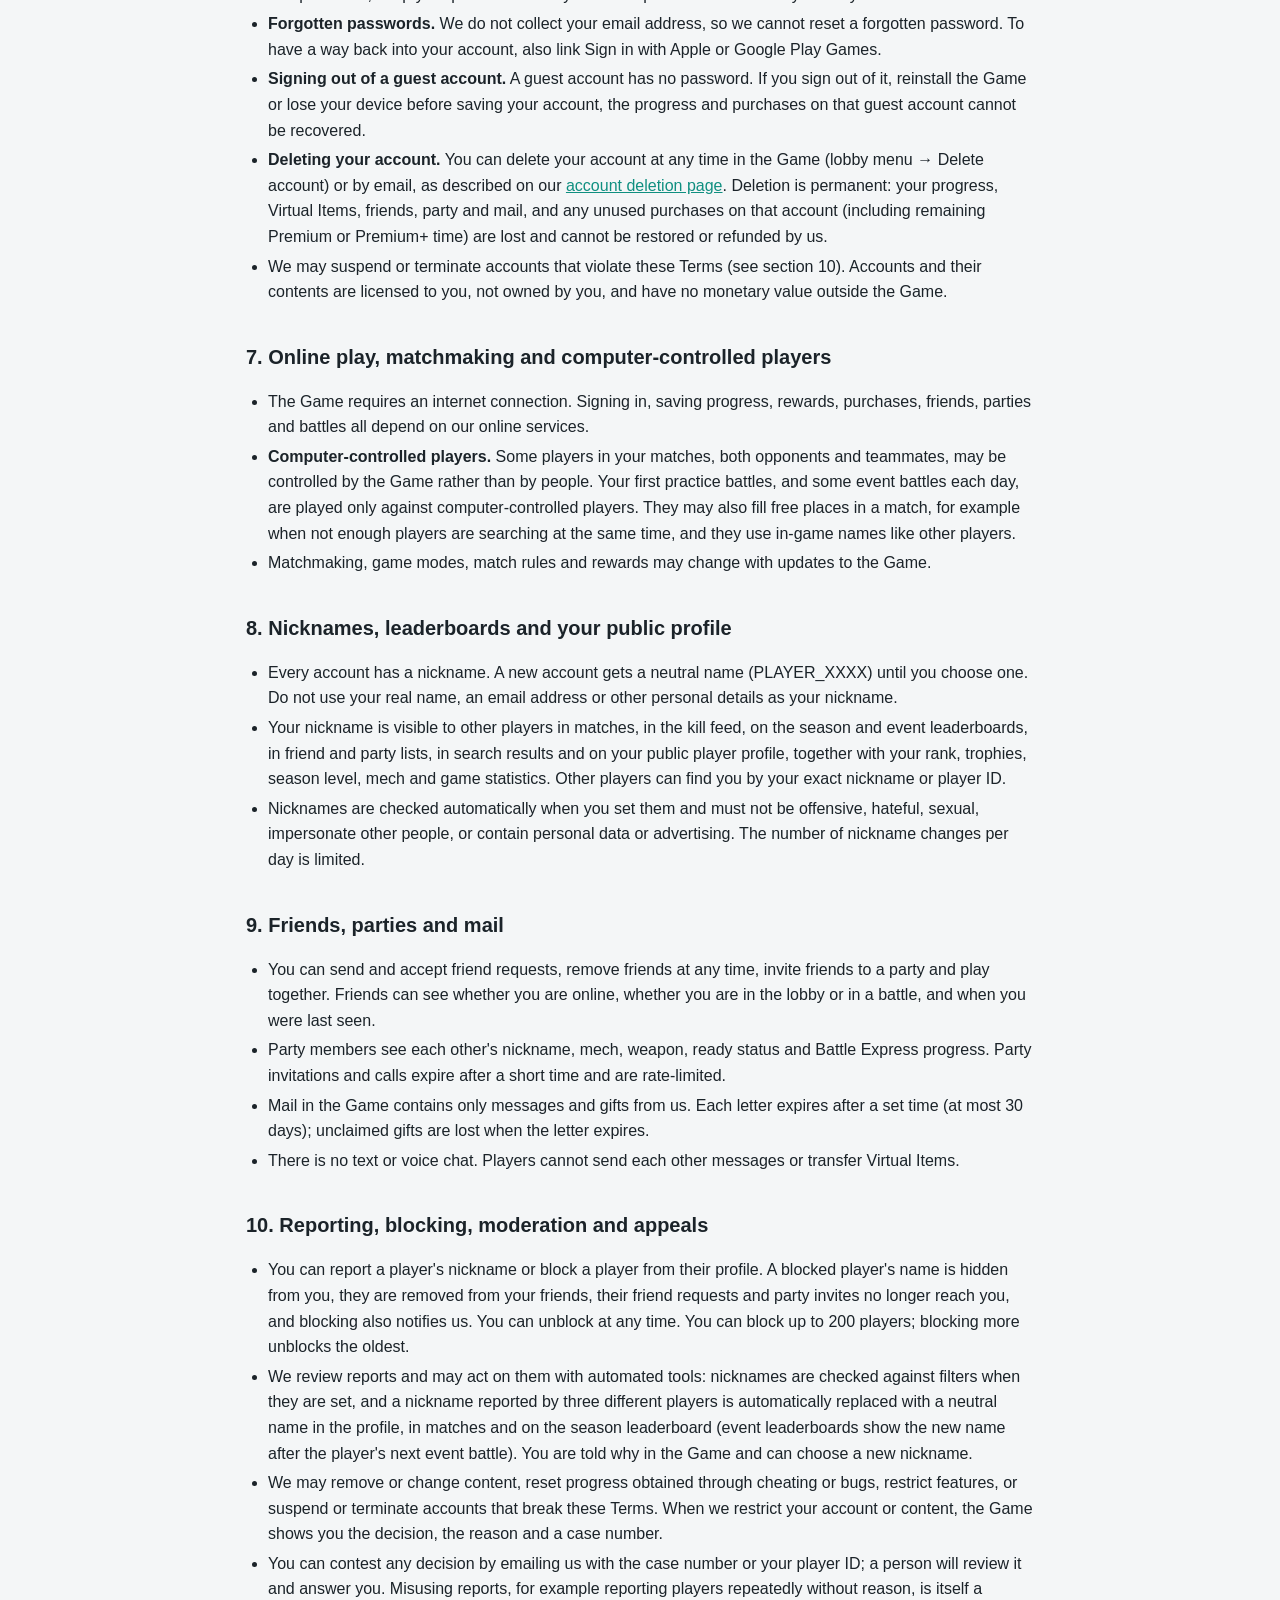
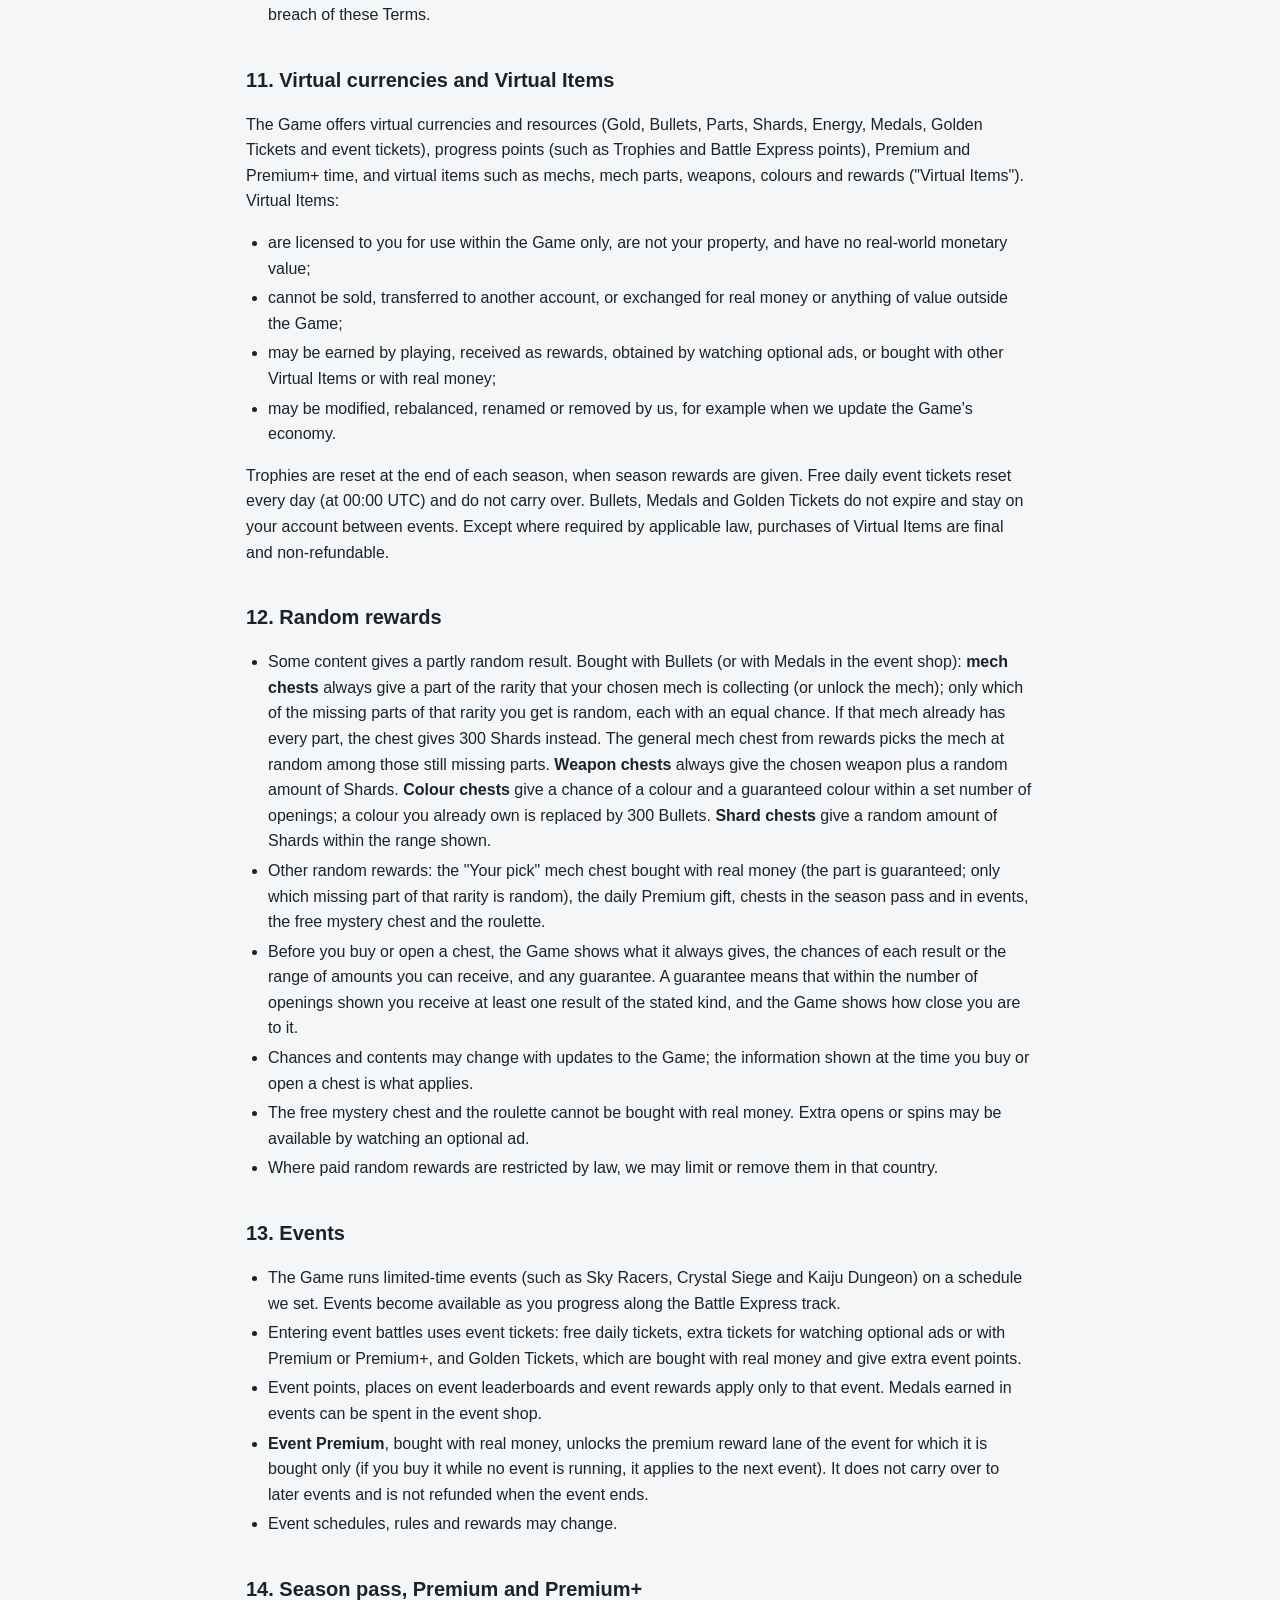
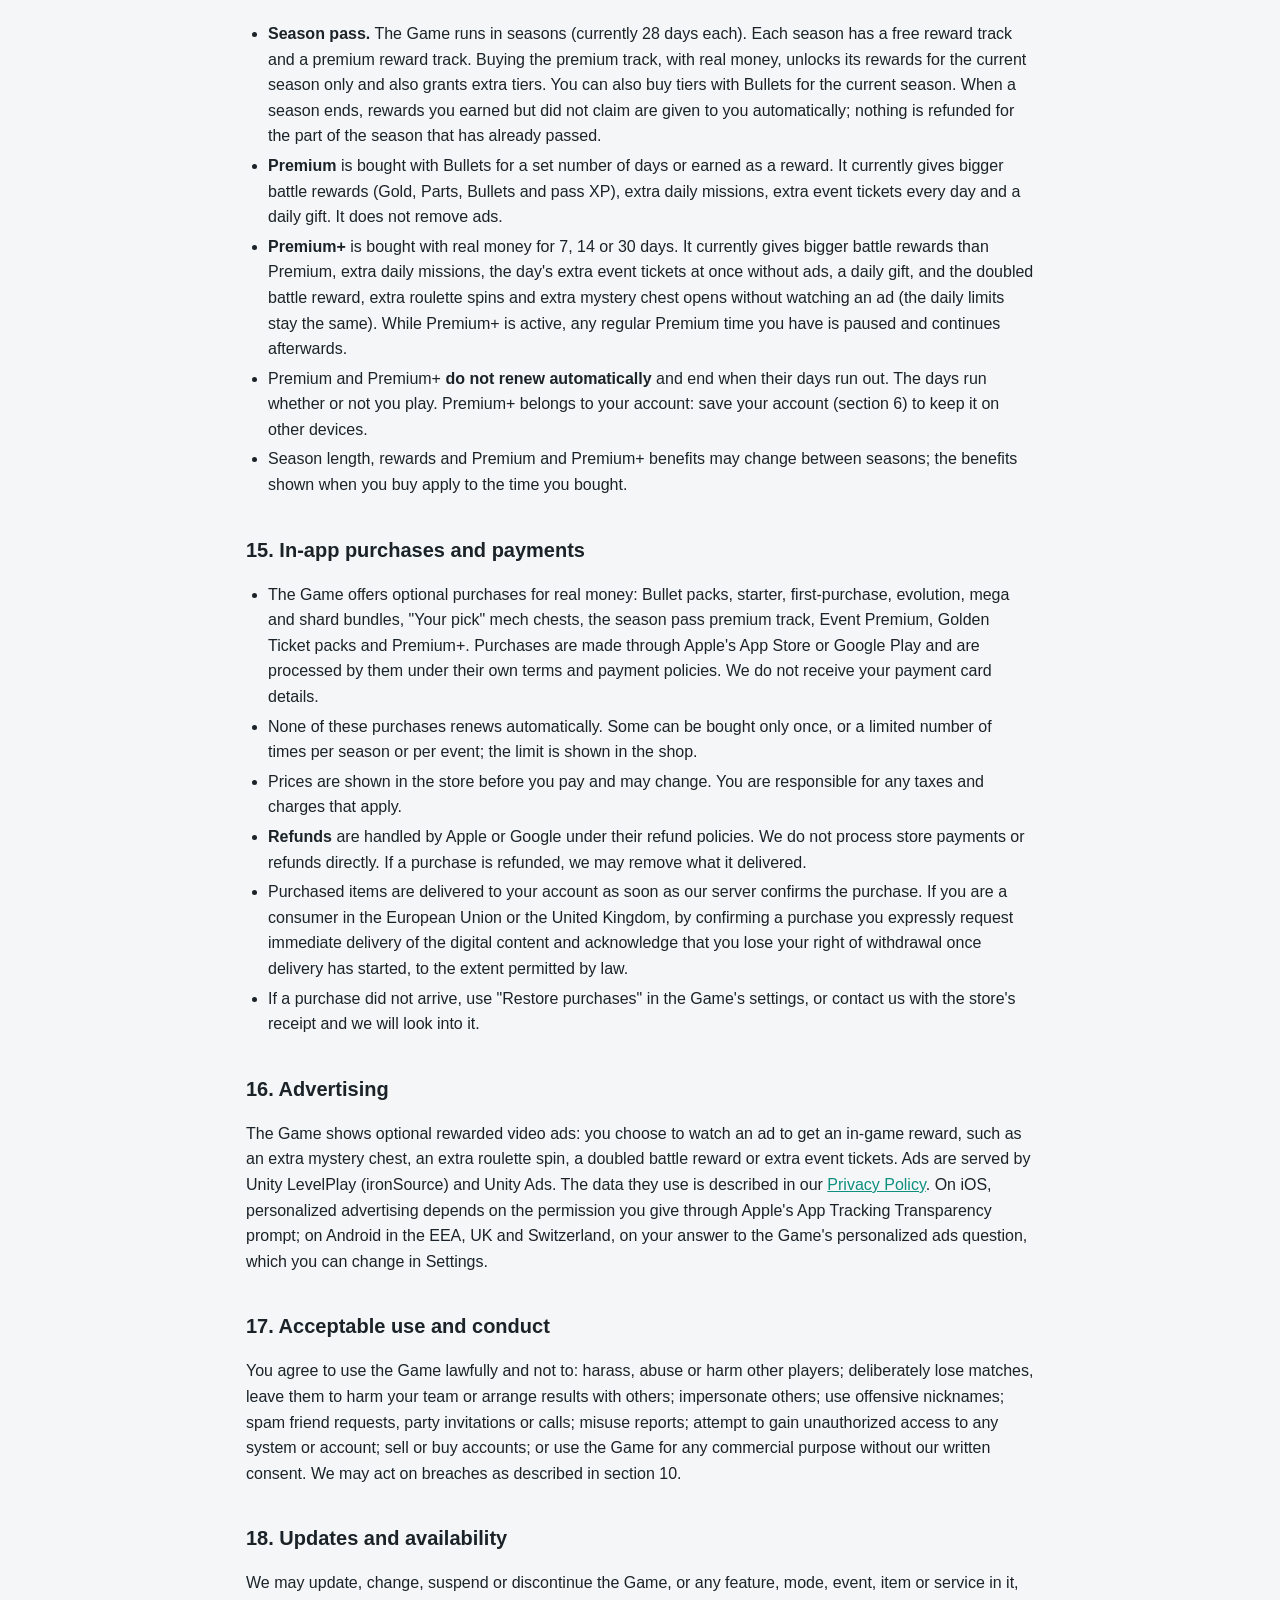
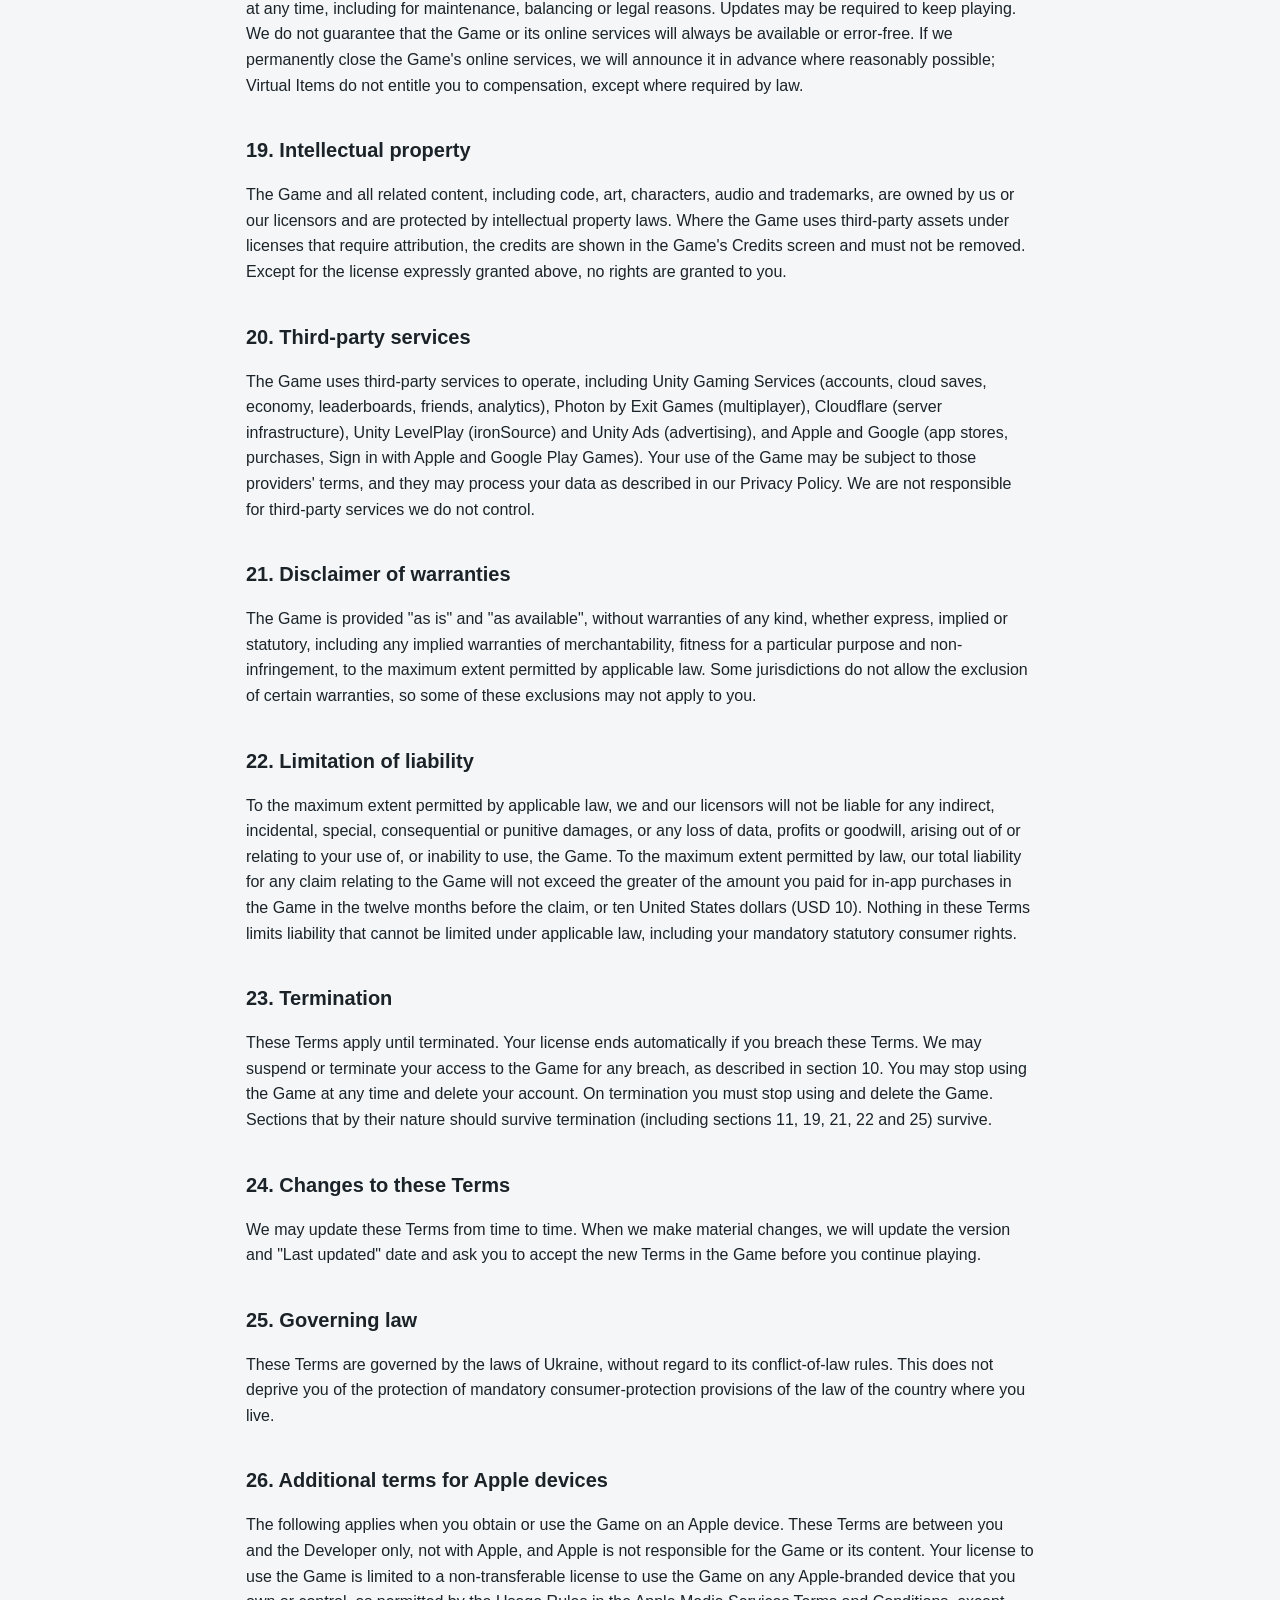
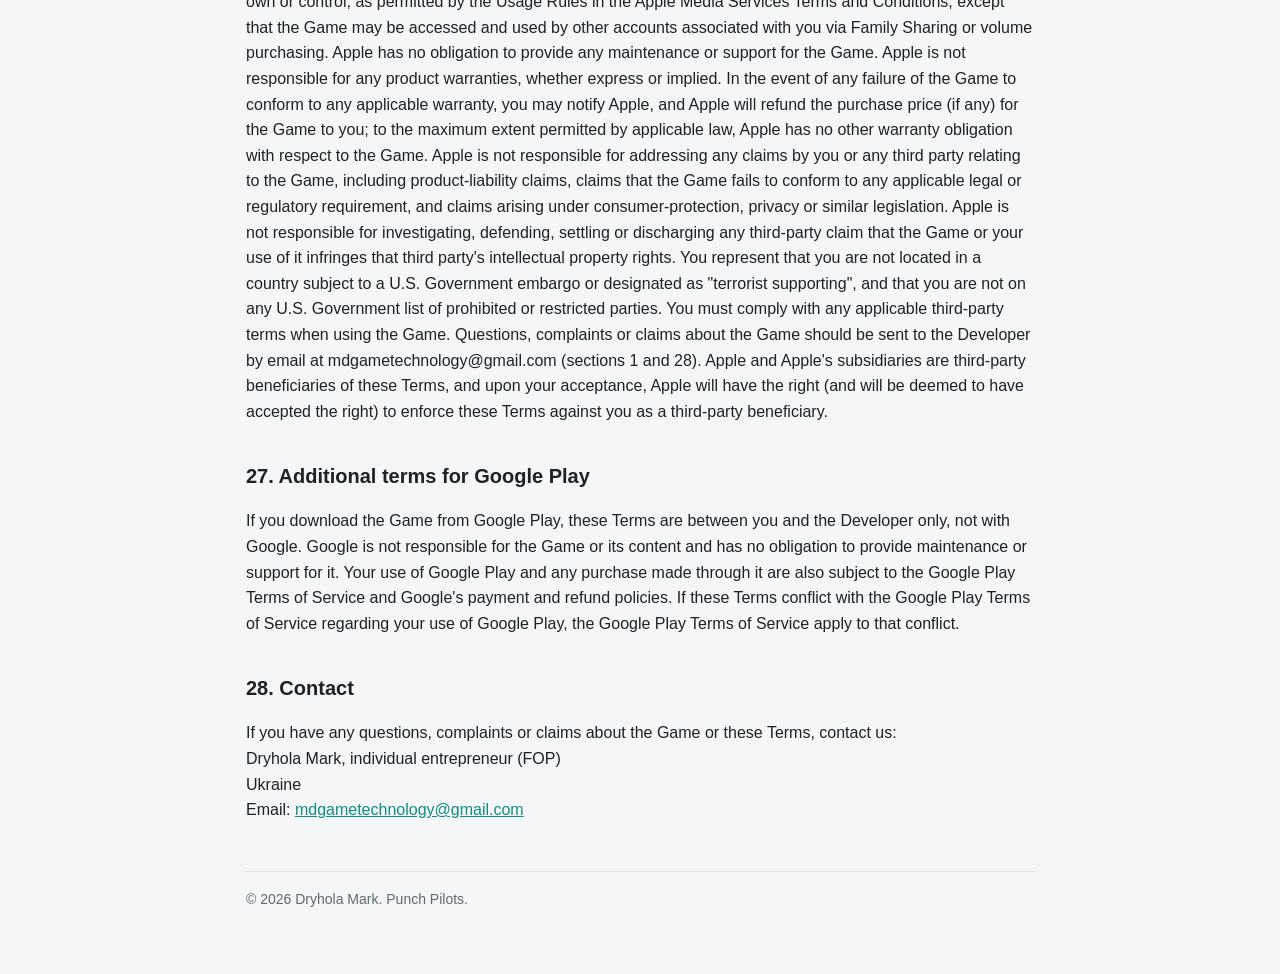
<file: terms.html>
<!doctype html>
<html lang="en">
<head>
<meta charset="utf-8">
<meta name="viewport" content="width=device-width, initial-scale=1">
<title>Punch Pilots — Terms of Service</title>
<link rel="stylesheet" href="style.css">
</head>
<body>
<main>
<header class="top">
  <a class="brand" href="index.html">Punch Pilots</a>
  <nav class="links">
    <a href="terms.html">Terms of Service</a>
    <a href="privacy.html">Privacy Policy</a>
    <a href="delete-account.html">Delete your account</a>
    <a href="support.html">Support</a>
  </nav>
</header>

<h1>Terms of Service &amp; End User License Agreement</h1>
<p class="updated">Version 3 · Last updated: 24 November 2026</p>

<p>Please read these Terms of Service (the "Terms") carefully before using Punch Pilots (the "Game"). These Terms include the End User License Agreement (EULA) that governs your license to use the Game, and they form a binding agreement between you and the developer.</p>

<h2>1. Who we are</h2>
<p>The Game is developed and operated by Dryhola Mark, an individual entrepreneur (FOP) registered in Ukraine ("we", "us", "our", the "Developer"). You can contact us at <a href="mailto:mdgametechnology@gmail.com">mdgametechnology@gmail.com</a>.</p>

<h2>2. Acceptance of these Terms</h2>
<p>By downloading, installing, accessing or playing the Game, you agree to be bound by these Terms and by our <a href="privacy.html">Privacy Policy</a>. If you do not agree, do not install or use the Game. The Game asks you to accept these Terms when you first start it, and it does not connect to our online services until you do.</p>

<h2>3. Eligibility and age</h2>
<p>The Game is intended for players who are at least 13 years old. If you are under 16, or under the age of digital consent in your country of residence (which in some European Union member states is up to 16), you may use the Game only with the involvement and consent of a parent or legal guardian, who is also responsible for any purchases you make. By using the Game you confirm that you meet these requirements.</p>

<h2>4. License grant (EULA)</h2>
<p>Subject to your compliance with these Terms, we grant you a personal, limited, non-exclusive, non-transferable, non-sublicensable, revocable license to download and use the Game on a device that you own or control, solely for your personal, non-commercial entertainment. The Game is licensed to you, not sold.</p>

<h2>5. License restrictions</h2>
<p>You may not, and may not allow anyone else to:</p>
<ol type="a">
  <li>copy, modify, adapt, translate, reverse engineer, decompile or disassemble any part of the Game, except to the extent this restriction is prohibited by applicable law;</li>
  <li>rent, lease, lend, sell, sublicense, distribute or otherwise transfer the Game, your account or any Virtual Items;</li>
  <li>remove, alter or obscure any proprietary notices;</li>
  <li>use cheats, automation software, scripts, hacks, mods or any unauthorized third-party software that interacts with the Game;</li>
  <li>exploit bugs, use unauthorized means to gain an unfair advantage, or interfere with the normal operation of the Game, its servers or other players;</li>
  <li>access the Game other than through the interfaces we provide.</li>
</ol>

<h2>6. Your account</h2>
<ul>
  <li><b>Guest account.</b> When you accept these Terms, the Game creates a guest account for you automatically. Your progress is stored on our servers and tied to that account, but a guest account can only be opened on the device that created it.</li>
  <li><b>Saving your account.</b> You can save your account with Sign in with Apple (on iOS), Google Play Games (on Android), or a login name and password (your login name also becomes your first nickname). This keeps your progress and lets you sign in to the same account on another device. If you sign in with a login name and password, keep your password safe: you are responsible for all activity under your account.</li>
  <li><b>Forgotten passwords.</b> We do not collect your email address, so we cannot reset a forgotten password. To have a way back into your account, also link Sign in with Apple or Google Play Games.</li>
  <li><b>Signing out of a guest account.</b> A guest account has no password. If you sign out of it, reinstall the Game or lose your device before saving your account, the progress and purchases on that guest account cannot be recovered.</li>
  <li><b>Deleting your account.</b> You can delete your account at any time in the Game (lobby menu → Delete account) or by email, as described on our <a href="delete-account.html">account deletion page</a>. Deletion is permanent: your progress, Virtual Items, friends, party and mail, and any unused purchases on that account (including remaining Premium or Premium+ time) are lost and cannot be restored or refunded by us.</li>
  <li>We may suspend or terminate accounts that violate these Terms (see section 10). Accounts and their contents are licensed to you, not owned by you, and have no monetary value outside the Game.</li>
</ul>

<h2>7. Online play, matchmaking and computer-controlled players</h2>
<ul>
  <li>The Game requires an internet connection. Signing in, saving progress, rewards, purchases, friends, parties and battles all depend on our online services.</li>
  <li><b>Computer-controlled players.</b> Some players in your matches, both opponents and teammates, may be controlled by the Game rather than by people. Your first practice battles, and some event battles each day, are played only against computer-controlled players. They may also fill free places in a match, for example when not enough players are searching at the same time, and they use in-game names like other players.</li>
  <li>Matchmaking, game modes, match rules and rewards may change with updates to the Game.</li>
</ul>

<h2>8. Nicknames, leaderboards and your public profile</h2>
<ul>
  <li>Every account has a nickname. A new account gets a neutral name (PLAYER_XXXX) until you choose one. Do not use your real name, an email address or other personal details as your nickname.</li>
  <li>Your nickname is visible to other players in matches, in the kill feed, on the season and event leaderboards, in friend and party lists, in search results and on your public player profile, together with your rank, trophies, season level, mech and game statistics. Other players can find you by your exact nickname or player ID.</li>
  <li>Nicknames are checked automatically when you set them and must not be offensive, hateful, sexual, impersonate other people, or contain personal data or advertising. The number of nickname changes per day is limited.</li>
</ul>

<h2>9. Friends, parties and mail</h2>
<ul>
  <li>You can send and accept friend requests, remove friends at any time, invite friends to a party and play together. Friends can see whether you are online, whether you are in the lobby or in a battle, and when you were last seen.</li>
  <li>Party members see each other's nickname, mech, weapon, ready status and Battle Express progress. Party invitations and calls expire after a short time and are rate-limited.</li>
  <li>Mail in the Game contains only messages and gifts from us. Each letter expires after a set time (at most 30 days); unclaimed gifts are lost when the letter expires.</li>
  <li>There is no text or voice chat. Players cannot send each other messages or transfer Virtual Items.</li>
</ul>

<h2>10. Reporting, blocking, moderation and appeals</h2>
<ul>
  <li>You can report a player's nickname or block a player from their profile. A blocked player's name is hidden from you, they are removed from your friends, their friend requests and party invites no longer reach you, and blocking also notifies us. You can unblock at any time. You can block up to 200 players; blocking more unblocks the oldest.</li>
  <li>We review reports and may act on them with automated tools: nicknames are checked against filters when they are set, and a nickname reported by three different players is automatically replaced with a neutral name in the profile, in matches and on the season leaderboard (event leaderboards show the new name after the player's next event battle). You are told why in the Game and can choose a new nickname.</li>
  <li>We may remove or change content, reset progress obtained through cheating or bugs, restrict features, or suspend or terminate accounts that break these Terms. When we restrict your account or content, the Game shows you the decision, the reason and a case number.</li>
  <li>You can contest any decision by emailing us with the case number or your player ID; a person will review it and answer you. Misusing reports, for example reporting players repeatedly without reason, is itself a breach of these Terms.</li>
</ul>

<h2>11. Virtual currencies and Virtual Items</h2>
<p>The Game offers virtual currencies and resources (Gold, Bullets, Parts, Shards, Energy, Medals, Golden Tickets and event tickets), progress points (such as Trophies and Battle Express points), Premium and Premium+ time, and virtual items such as mechs, mech parts, weapons, colours and rewards ("Virtual Items"). Virtual Items:</p>
<ul>
  <li>are licensed to you for use within the Game only, are not your property, and have no real-world monetary value;</li>
  <li>cannot be sold, transferred to another account, or exchanged for real money or anything of value outside the Game;</li>
  <li>may be earned by playing, received as rewards, obtained by watching optional ads, or bought with other Virtual Items or with real money;</li>
  <li>may be modified, rebalanced, renamed or removed by us, for example when we update the Game's economy.</li>
</ul>
<p>Trophies are reset at the end of each season, when season rewards are given. Free daily event tickets reset every day (at 00:00 UTC) and do not carry over. Bullets, Medals and Golden Tickets do not expire and stay on your account between events. Except where required by applicable law, purchases of Virtual Items are final and non-refundable.</p>

<h2>12. Random rewards</h2>
<ul>
  <li>Some content gives a partly random result. Bought with Bullets (or with Medals in the event shop): <b>mech chests</b> always give a part of the rarity that your chosen mech is collecting (or unlock the mech); only which of the missing parts of that rarity you get is random, each with an equal chance. If that mech already has every part, the chest gives 300 Shards instead. The general mech chest from rewards picks the mech at random among those still missing parts. <b>Weapon chests</b> always give the chosen weapon plus a random amount of Shards. <b>Colour chests</b> give a chance of a colour and a guaranteed colour within a set number of openings; a colour you already own is replaced by 300 Bullets. <b>Shard chests</b> give a random amount of Shards within the range shown.</li>
  <li>Other random rewards: the "Your pick" mech chest bought with real money (the part is guaranteed; only which missing part of that rarity is random), the daily Premium gift, chests in the season pass and in events, the free mystery chest and the roulette.</li>
  <li>Before you buy or open a chest, the Game shows what it always gives, the chances of each result or the range of amounts you can receive, and any guarantee. A guarantee means that within the number of openings shown you receive at least one result of the stated kind, and the Game shows how close you are to it.</li>
  <li>Chances and contents may change with updates to the Game; the information shown at the time you buy or open a chest is what applies.</li>
  <li>The free mystery chest and the roulette cannot be bought with real money. Extra opens or spins may be available by watching an optional ad.</li>
  <li>Where paid random rewards are restricted by law, we may limit or remove them in that country.</li>
</ul>

<h2>13. Events</h2>
<ul>
  <li>The Game runs limited-time events (such as Sky Racers, Crystal Siege and Kaiju Dungeon) on a schedule we set. Events become available as you progress along the Battle Express track.</li>
  <li>Entering event battles uses event tickets: free daily tickets, extra tickets for watching optional ads or with Premium or Premium+, and Golden Tickets, which are bought with real money and give extra event points.</li>
  <li>Event points, places on event leaderboards and event rewards apply only to that event. Medals earned in events can be spent in the event shop.</li>
  <li><b>Event Premium</b>, bought with real money, unlocks the premium reward lane of the event for which it is bought only (if you buy it while no event is running, it applies to the next event). It does not carry over to later events and is not refunded when the event ends.</li>
  <li>Event schedules, rules and rewards may change.</li>
</ul>

<h2>14. Season pass, Premium and Premium+</h2>
<ul>
  <li><b>Season pass.</b> The Game runs in seasons (currently 28 days each). Each season has a free reward track and a premium reward track. Buying the premium track, with real money, unlocks its rewards for the current season only and also grants extra tiers. You can also buy tiers with Bullets for the current season. When a season ends, rewards you earned but did not claim are given to you automatically; nothing is refunded for the part of the season that has already passed.</li>
  <li><b>Premium</b> is bought with Bullets for a set number of days or earned as a reward. It currently gives bigger battle rewards (Gold, Parts, Bullets and pass XP), extra daily missions, extra event tickets every day and a daily gift. It does not remove ads.</li>
  <li><b>Premium+</b> is bought with real money for 7, 14 or 30 days. It currently gives bigger battle rewards than Premium, extra daily missions, the day's extra event tickets at once without ads, a daily gift, and the doubled battle reward, extra roulette spins and extra mystery chest opens without watching an ad (the daily limits stay the same). While Premium+ is active, any regular Premium time you have is paused and continues afterwards.</li>
  <li>Premium and Premium+ <b>do not renew automatically</b> and end when their days run out. The days run whether or not you play. Premium+ belongs to your account: save your account (section 6) to keep it on other devices.</li>
  <li>Season length, rewards and Premium and Premium+ benefits may change between seasons; the benefits shown when you buy apply to the time you bought.</li>
</ul>

<h2>15. In-app purchases and payments</h2>
<ul>
  <li>The Game offers optional purchases for real money: Bullet packs, starter, first-purchase, evolution, mega and shard bundles, "Your pick" mech chests, the season pass premium track, Event Premium, Golden Ticket packs and Premium+. Purchases are made through Apple's App Store or Google Play and are processed by them under their own terms and payment policies. We do not receive your payment card details.</li>
  <li>None of these purchases renews automatically. Some can be bought only once, or a limited number of times per season or per event; the limit is shown in the shop.</li>
  <li>Prices are shown in the store before you pay and may change. You are responsible for any taxes and charges that apply.</li>
  <li><b>Refunds</b> are handled by Apple or Google under their refund policies. We do not process store payments or refunds directly. If a purchase is refunded, we may remove what it delivered.</li>
  <li>Purchased items are delivered to your account as soon as our server confirms the purchase. If you are a consumer in the European Union or the United Kingdom, by confirming a purchase you expressly request immediate delivery of the digital content and acknowledge that you lose your right of withdrawal once delivery has started, to the extent permitted by law.</li>
  <li>If a purchase did not arrive, use "Restore purchases" in the Game's settings, or contact us with the store's receipt and we will look into it.</li>
</ul>

<h2>16. Advertising</h2>
<p>The Game shows optional rewarded video ads: you choose to watch an ad to get an in-game reward, such as an extra mystery chest, an extra roulette spin, a doubled battle reward or extra event tickets. Ads are served by Unity LevelPlay (ironSource) and Unity Ads. The data they use is described in our <a href="privacy.html">Privacy Policy</a>. On iOS, personalized advertising depends on the permission you give through Apple's App Tracking Transparency prompt; on Android in the EEA, UK and Switzerland, on your answer to the Game's personalized ads question, which you can change in Settings.</p>

<h2>17. Acceptable use and conduct</h2>
<p>You agree to use the Game lawfully and not to: harass, abuse or harm other players; deliberately lose matches, leave them to harm your team or arrange results with others; impersonate others; use offensive nicknames; spam friend requests, party invitations or calls; misuse reports; attempt to gain unauthorized access to any system or account; sell or buy accounts; or use the Game for any commercial purpose without our written consent. We may act on breaches as described in section 10.</p>

<h2>18. Updates and availability</h2>
<p>We may update, change, suspend or discontinue the Game, or any feature, mode, event, item or service in it, at any time, including for maintenance, balancing or legal reasons. Updates may be required to keep playing. We do not guarantee that the Game or its online services will always be available or error-free. If we permanently close the Game's online services, we will announce it in advance where reasonably possible; Virtual Items do not entitle you to compensation, except where required by law.</p>

<h2>19. Intellectual property</h2>
<p>The Game and all related content, including code, art, characters, audio and trademarks, are owned by us or our licensors and are protected by intellectual property laws. Where the Game uses third-party assets under licenses that require attribution, the credits are shown in the Game's Credits screen and must not be removed. Except for the license expressly granted above, no rights are granted to you.</p>

<h2>20. Third-party services</h2>
<p>The Game uses third-party services to operate, including Unity Gaming Services (accounts, cloud saves, economy, leaderboards, friends, analytics), Photon by Exit Games (multiplayer), Cloudflare (server infrastructure), Unity LevelPlay (ironSource) and Unity Ads (advertising), and Apple and Google (app stores, purchases, Sign in with Apple and Google Play Games). Your use of the Game may be subject to those providers' terms, and they may process your data as described in our Privacy Policy. We are not responsible for third-party services we do not control.</p>

<h2>21. Disclaimer of warranties</h2>
<p>The Game is provided "as is" and "as available", without warranties of any kind, whether express, implied or statutory, including any implied warranties of merchantability, fitness for a particular purpose and non-infringement, to the maximum extent permitted by applicable law. Some jurisdictions do not allow the exclusion of certain warranties, so some of these exclusions may not apply to you.</p>

<h2>22. Limitation of liability</h2>
<p>To the maximum extent permitted by applicable law, we and our licensors will not be liable for any indirect, incidental, special, consequential or punitive damages, or any loss of data, profits or goodwill, arising out of or relating to your use of, or inability to use, the Game. To the maximum extent permitted by law, our total liability for any claim relating to the Game will not exceed the greater of the amount you paid for in-app purchases in the Game in the twelve months before the claim, or ten United States dollars (USD 10). Nothing in these Terms limits liability that cannot be limited under applicable law, including your mandatory statutory consumer rights.</p>

<h2>23. Termination</h2>
<p>These Terms apply until terminated. Your license ends automatically if you breach these Terms. We may suspend or terminate your access to the Game for any breach, as described in section 10. You may stop using the Game at any time and delete your account. On termination you must stop using and delete the Game. Sections that by their nature should survive termination (including sections 11, 19, 21, 22 and 25) survive.</p>

<h2>24. Changes to these Terms</h2>
<p>We may update these Terms from time to time. When we make material changes, we will update the version and "Last updated" date and ask you to accept the new Terms in the Game before you continue playing.</p>

<h2>25. Governing law</h2>
<p>These Terms are governed by the laws of Ukraine, without regard to its conflict-of-law rules. This does not deprive you of the protection of mandatory consumer-protection provisions of the law of the country where you live.</p>

<h2>26. Additional terms for Apple devices</h2>
<p>The following applies when you obtain or use the Game on an Apple device. These Terms are between you and the Developer only, not with Apple, and Apple is not responsible for the Game or its content. Your license to use the Game is limited to a non-transferable license to use the Game on any Apple-branded device that you own or control, as permitted by the Usage Rules in the Apple Media Services Terms and Conditions, except that the Game may be accessed and used by other accounts associated with you via Family Sharing or volume purchasing. Apple has no obligation to provide any maintenance or support for the Game. Apple is not responsible for any product warranties, whether express or implied. In the event of any failure of the Game to conform to any applicable warranty, you may notify Apple, and Apple will refund the purchase price (if any) for the Game to you; to the maximum extent permitted by applicable law, Apple has no other warranty obligation with respect to the Game. Apple is not responsible for addressing any claims by you or any third party relating to the Game, including product-liability claims, claims that the Game fails to conform to any applicable legal or regulatory requirement, and claims arising under consumer-protection, privacy or similar legislation. Apple is not responsible for investigating, defending, settling or discharging any third-party claim that the Game or your use of it infringes that third party's intellectual property rights. You represent that you are not located in a country subject to a U.S. Government embargo or designated as "terrorist supporting", and that you are not on any U.S. Government list of prohibited or restricted parties. You must comply with any applicable third-party terms when using the Game. Questions, complaints or claims about the Game should be sent to the Developer by email at mdgametechnology@gmail.com (sections 1 and 28). Apple and Apple's subsidiaries are third-party beneficiaries of these Terms, and upon your acceptance, Apple will have the right (and will be deemed to have accepted the right) to enforce these Terms against you as a third-party beneficiary.</p>

<h2>27. Additional terms for Google Play</h2>
<p>If you download the Game from Google Play, these Terms are between you and the Developer only, not with Google. Google is not responsible for the Game or its content and has no obligation to provide maintenance or support for it. Your use of Google Play and any purchase made through it are also subject to the Google Play Terms of Service and Google's payment and refund policies. If these Terms conflict with the Google Play Terms of Service regarding your use of Google Play, the Google Play Terms of Service apply to that conflict.</p>

<h2>28. Contact</h2>
<p>If you have any questions, complaints or claims about the Game or these Terms, contact us:<br>
Dryhola Mark, individual entrepreneur (FOP)<br>
Ukraine<br>
Email: <a href="mailto:mdgametechnology@gmail.com">mdgametechnology@gmail.com</a></p>

<footer>© 2026 Dryhola Mark. Punch Pilots.</footer>
</main>
</body>
</html>
</file>
<file: style.css>
:root {
  --bg: #0f1418;
  --card: #161d23;
  --text: #e4ebef;
  --muted: #93a3ad;
  --accent: #3fd9c6;
  --rule: #26323b;
}
@media (prefers-color-scheme: light) {
  :root {
    --bg: #f4f6f7;
    --card: #ffffff;
    --text: #1b2329;
    --muted: #5c6b74;
    --accent: #0f8f80;
    --rule: #dde3e6;
  }
}
* { box-sizing: border-box; }
html { -webkit-text-size-adjust: 100%; }
body {
  margin: 0;
  background: var(--bg);
  color: var(--text);
  font: 16px/1.6 -apple-system, BlinkMacSystemFont, "Segoe UI", Roboto, Helvetica, Arial, sans-serif;
}
main {
  max-width: 820px;
  margin: 0 auto;
  padding: 32px 16px 64px;
}
header.top {
  border-bottom: 1px solid var(--rule);
  margin-bottom: 24px;
  padding-bottom: 16px;
}
header.top a.brand {
  color: var(--accent);
  font-weight: 700;
  letter-spacing: .08em;
  text-decoration: none;
  text-transform: uppercase;
}
nav.links { margin-top: 8px; font-size: 14px; }
nav.links a { color: var(--muted); margin-right: 16px; }
h1 { font-size: 30px; line-height: 1.2; margin: 0 0 4px; }
h2 { font-size: 20px; margin: 36px 0 8px; }
h3 { font-size: 17px; margin: 24px 0 6px; }
p.updated { color: var(--muted); margin: 0 0 24px; }
a { color: var(--accent); overflow-wrap: anywhere; }
ul, ol { padding-left: 22px; }
li { margin: 4px 0; }
.card {
  background: var(--card);
  border: 1px solid var(--rule);
  border-radius: 10px;
  padding: 16px 20px;
  margin: 16px 0;
}
table { border-collapse: collapse; width: 100%; font-size: 15px; }
th, td { border: 1px solid var(--rule); padding: 8px 10px; text-align: left; vertical-align: top; }
th { background: var(--card); }
.table-wrap { overflow-x: auto; }
footer { color: var(--muted); font-size: 14px; margin-top: 48px; border-top: 1px solid var(--rule); padding-top: 16px; }
</file>
